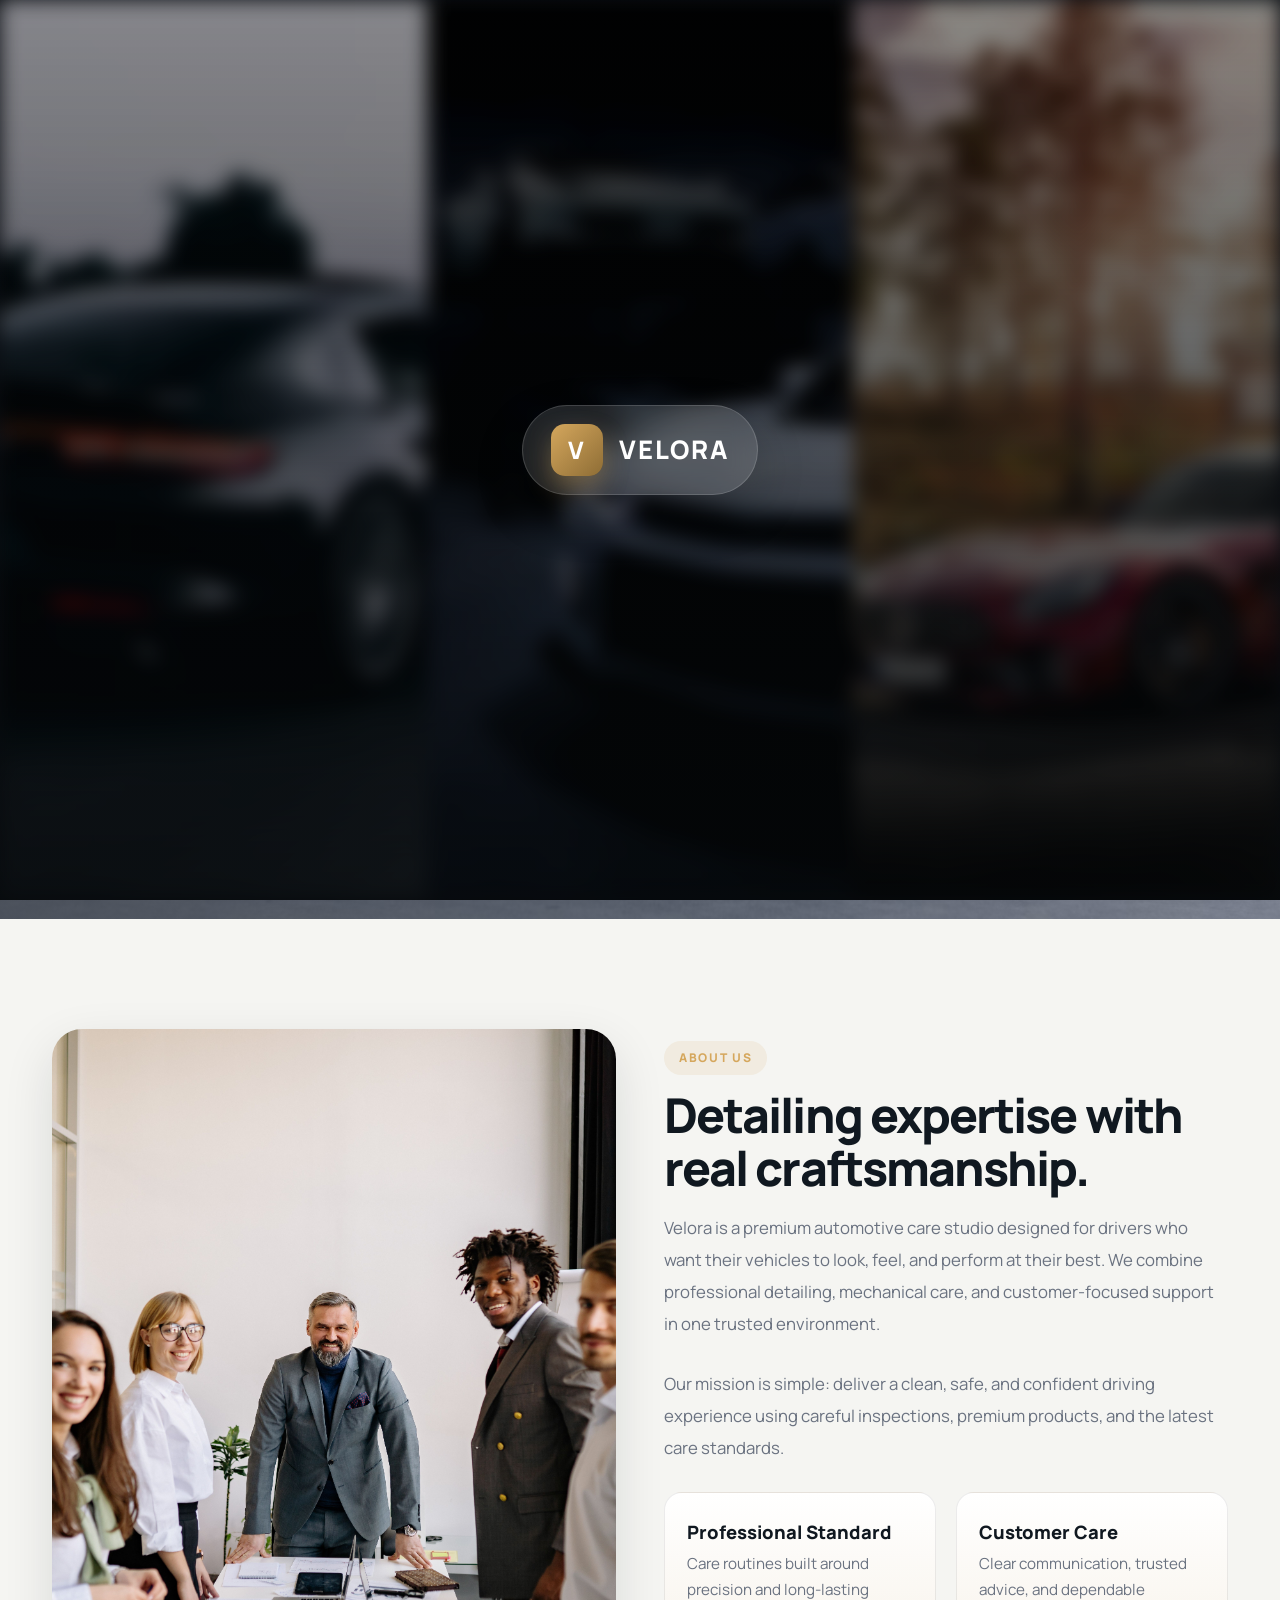
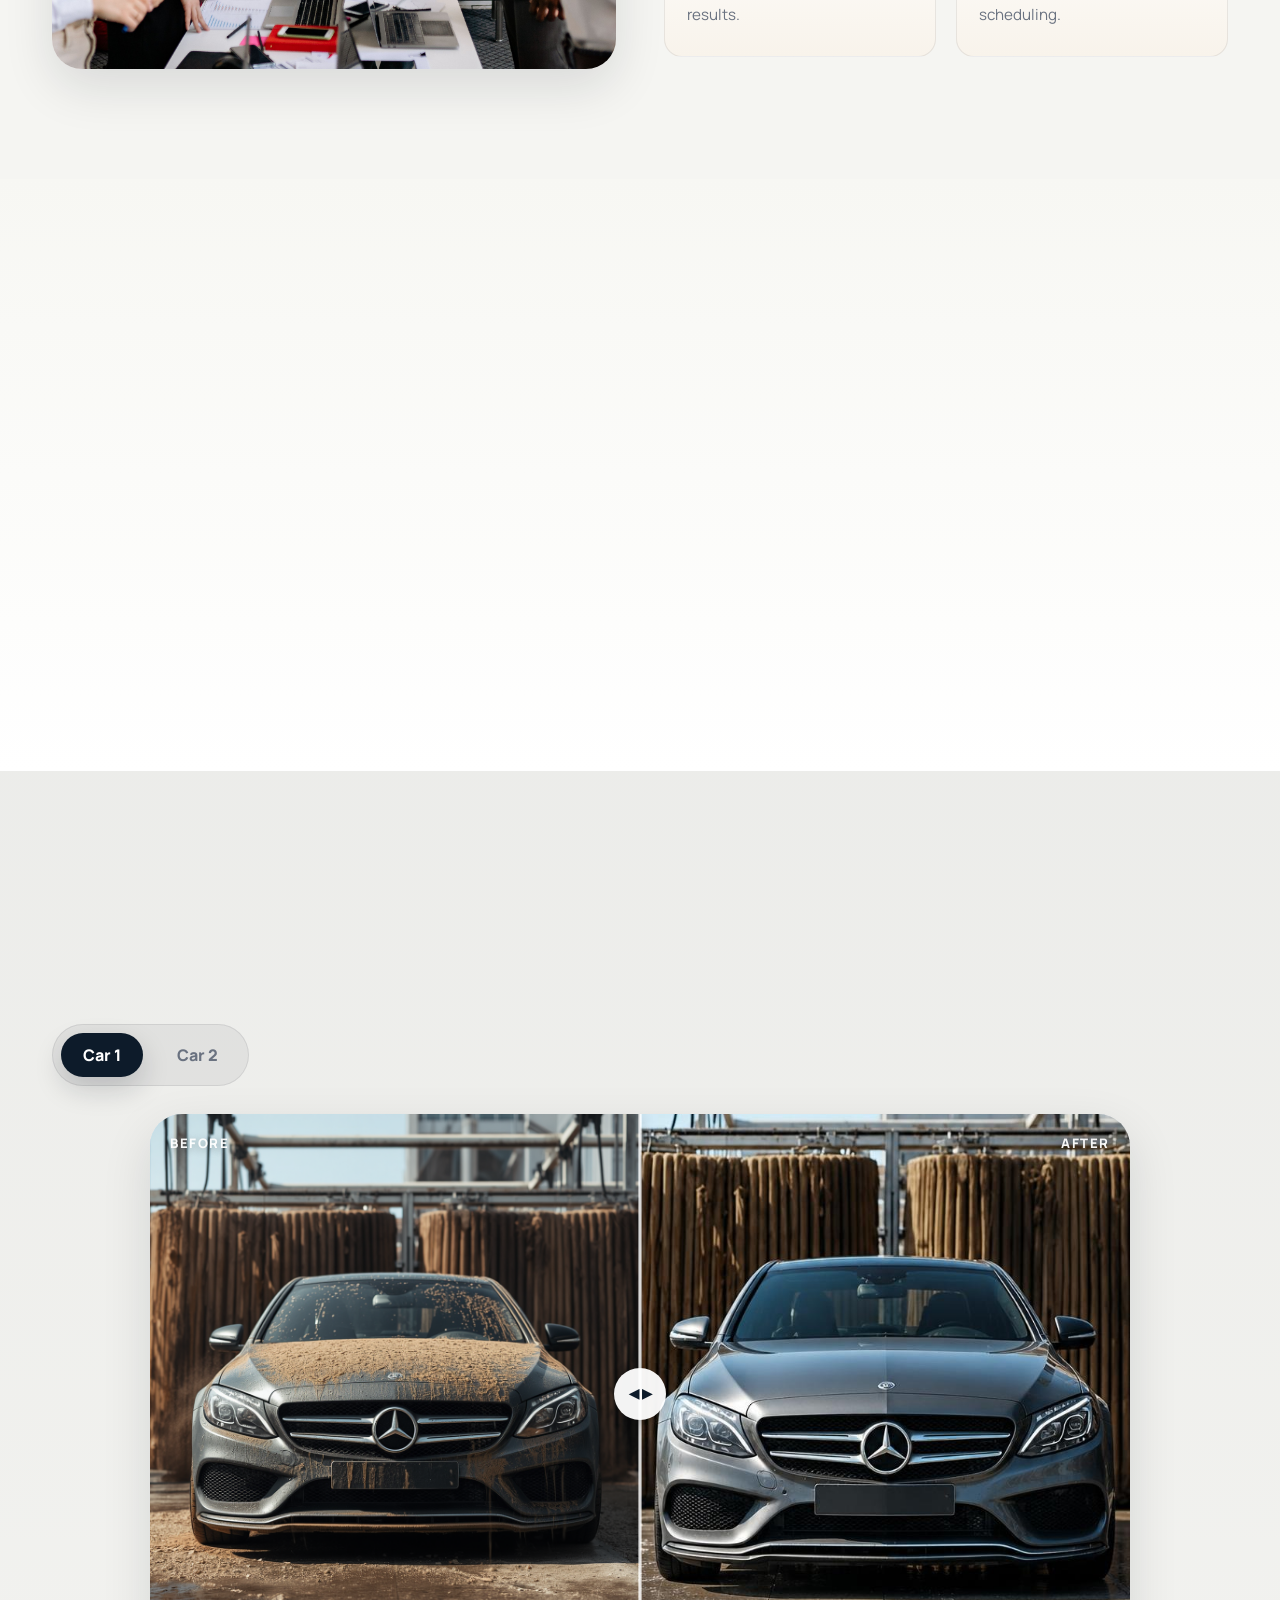
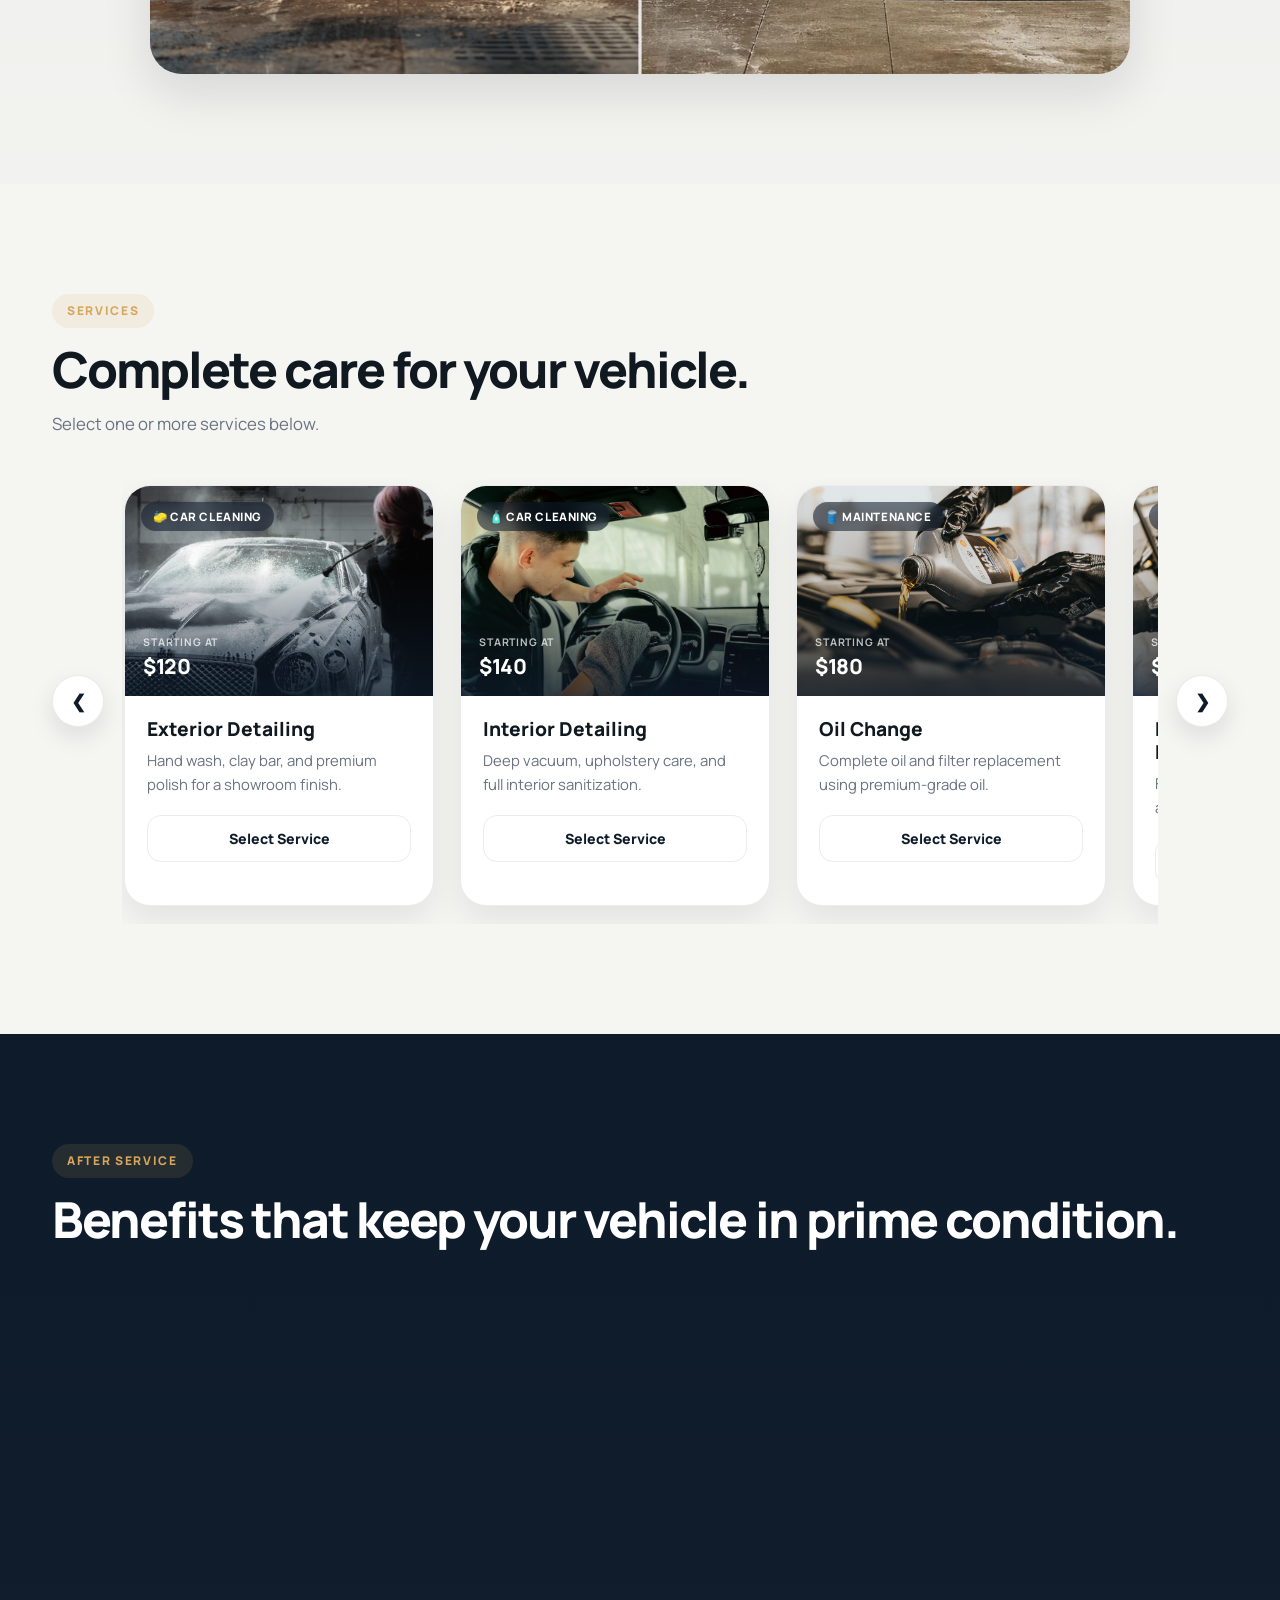
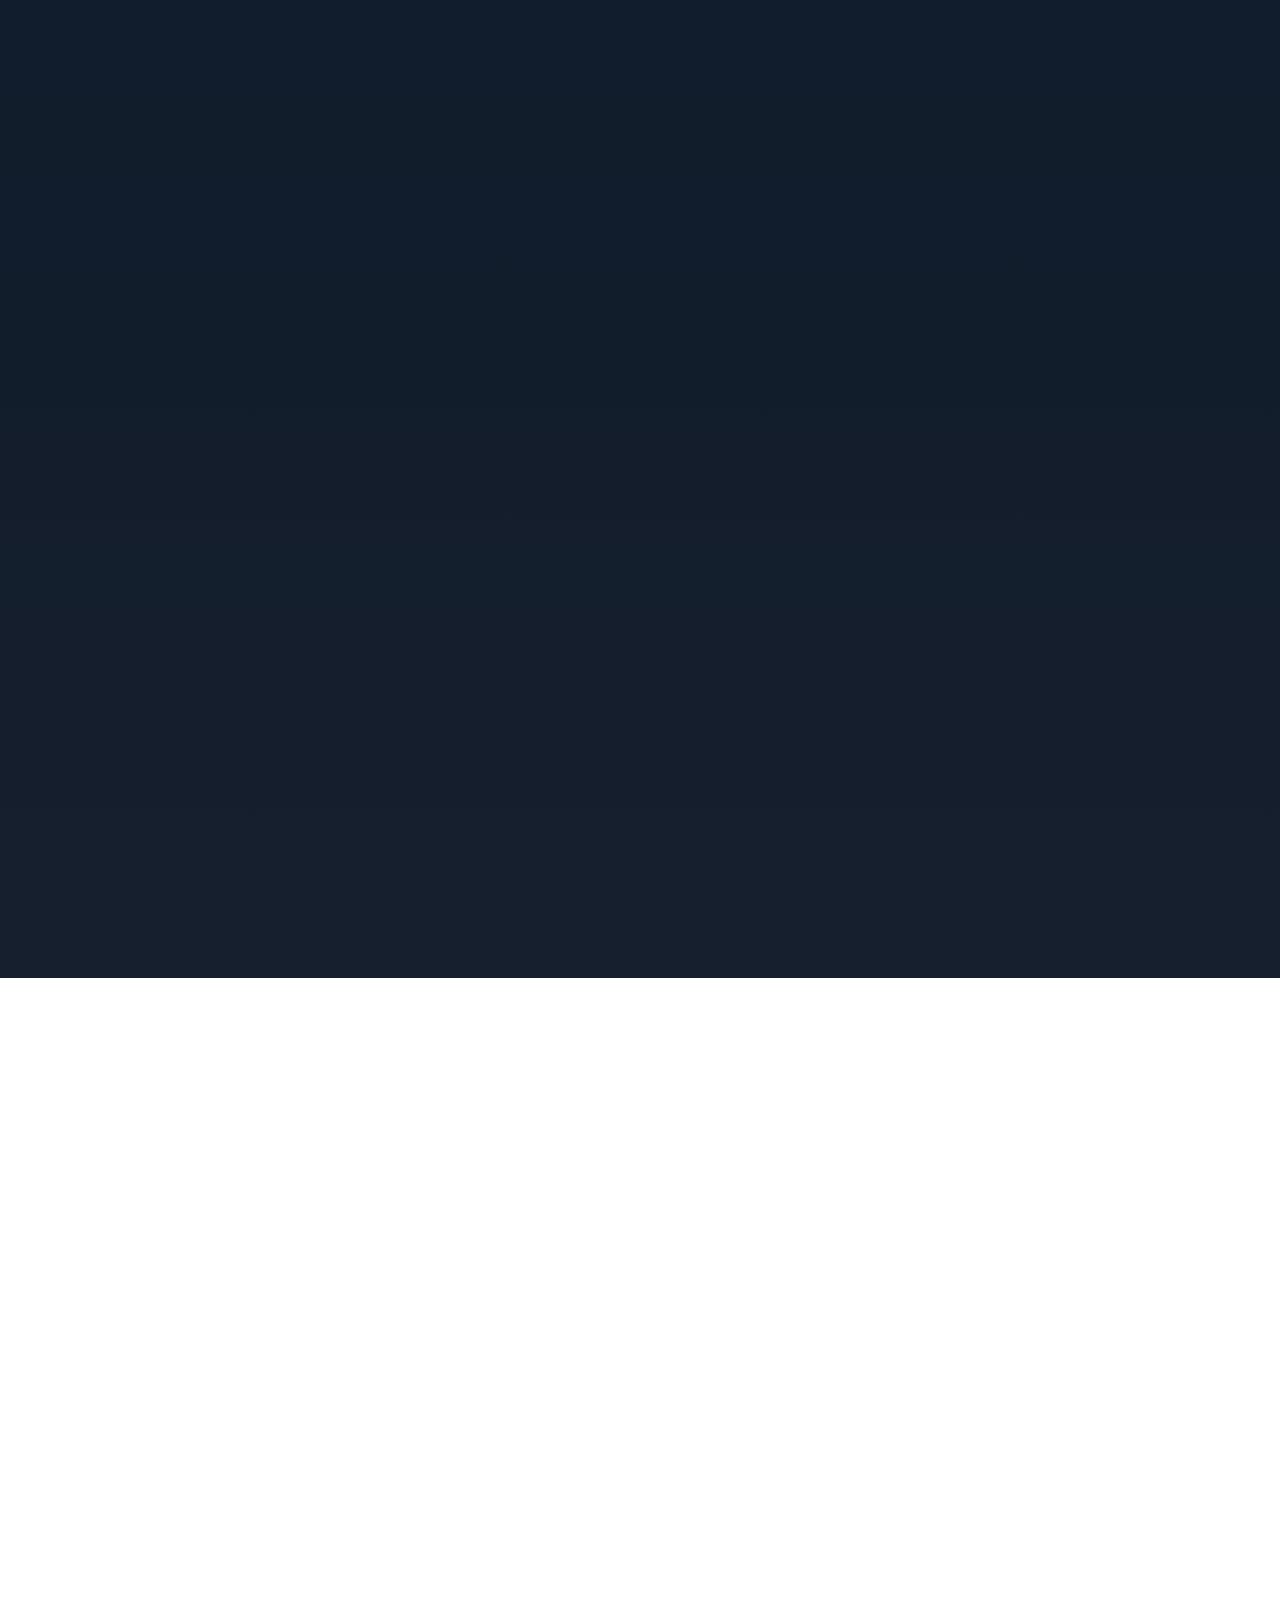
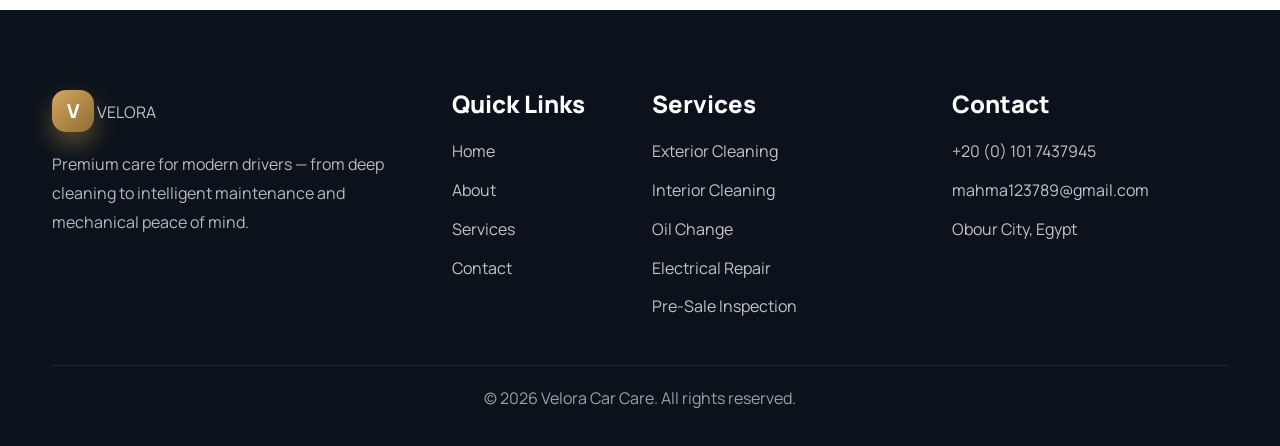
<file: index.html>
<!DOCTYPE html>
<html lang="en">
  <head>
    <meta charset="UTF-8" />
    <meta name="viewport" content="width=device-width, initial-scale=1.0" />
    <title>Velora Car Care</title>
    <meta
      name="description"
      content="Premium car wash and car care service with expert detailing, maintenance, inspection and booking."
    />
    <script>
      (function () {
        var lang = localStorage.getItem("site-lang") || "en";
        document.documentElement.setAttribute("lang", lang);
        document.documentElement.setAttribute("dir", lang === "ar" ? "rtl" : "ltr");
      })();
    </script>
    <link rel="preconnect" href="https://fonts.googleapis.com" />
    <link rel="preconnect" href="https://fonts.gstatic.com" crossorigin />
    <link
      href="https://fonts.googleapis.com/css2?family=Manrope:wght@400;500;600;700;800&family=Cairo:wght@400;500;600;700;800&display=swap"
      rel="stylesheet"
    />
    <link
      id="bootstrapCss"
      href="https://cdn.jsdelivr.net/npm/bootstrap@5.3.3/dist/css/bootstrap.min.css"
      rel="stylesheet"
    />
    <link rel="stylesheet" href="style/style.css" />
  </head>
  <body data-page="home">
    <div class="hook-screen" id="hookScreen">
      <div class="hook-backdrop">
        <div class="hook-grid">
          <div class="hook-car">
            <img
              src="image/1.avif"
              alt="Dirty car before wash"
            />
          </div>
          <div class="hook-car">
            <img
              src="image/2.avif"
              alt="Dirty car before wash"
            />
          </div>
          <div class="hook-car">
            <img
              src="image/3.avif"
              alt="Dirty car before wash"
            />
          </div>
        </div>
      </div>

      <div class="hook-overlay"></div>

      <div class="hook-logo-wrap">
        <div class="hook-logo">
          <span class="brand-mark">V</span>
          <span>VELORA</span>
        </div>
      </div>
    </div>

    <header class="topbar" id="topbar">
      <nav class="navbar navbar-expand-lg">
        <div class="container">
          <a class="navbar-brand brand" href="#home">
            <span class="brand-mark">V</span>
            <span>VELORA</span>
          </a>

          <button
            class="navbar-toggler"
            type="button"
            data-bs-toggle="collapse"
            data-bs-target="#mainNav"
          >
            <span class="navbar-toggler-icon"></span>
          </button>

          <div class="collapse navbar-collapse" id="mainNav">
            <ul class="navbar-nav ms-auto align-items-lg-center">
              <li class="nav-item"><a class="nav-link" href="#home" data-i18n="nav_home">Home</a></li>
              <li class="nav-item"><a class="nav-link" href="#about" data-i18n="nav_about">About</a></li>
              <li class="nav-item"><a class="nav-link" href="#kpi" data-i18n="nav_stats">Stats</a></li>
              <li class="nav-item"><a class="nav-link" href="#comparison" data-i18n="nav_comparison">Before & After</a></li>
              <li class="nav-item"><a class="nav-link" href="#services" data-i18n="nav_services">Services</a></li>
              <li class="nav-item"><a class="nav-link" href="#benefits" data-i18n="nav_benefits">Benefits</a></li>
              <li class="nav-item"><a class="nav-link" href="#reviews" data-i18n="nav_reviews">Reviews</a></li>
              <li class="nav-item"><a class="nav-link" href="contact.html" data-i18n="nav_contact">Contact</a></li>
              <li class="nav-item ms-lg-3">
                <button type="button" class="lang-toggle" aria-label="Change language">
                  <span class="lang-toggle-label">العربية</span>
                </button>
              </li>
              <li class="nav-item ms-lg-3">
                <a class="btn btn-primary" href="booking.html" data-i18n="nav_book">Book Now</a>
              </li>
            </ul>
          </div>
        </div>
      </nav>
    </header>

    <main>
      <section class="hero" id="home">
        <div class="hero-overlay"></div>
        <div class="container">
          <div class="row align-items-center">
            <div class="col-lg-8">
              <div class="hero-content reveal-left">
                <span class="eyebrow" data-i18n="hero_eyebrow">Premium Auto Care</span>
                <h1 data-i18n="hero_title">Luxury car care for every drive.</h1>
                <p data-i18n="hero_desc">
                  From deep cleaning and detailing to oil changes, electrical maintenance,
                  and pre-sale inspections, Velora brings showroom-level care to your vehicle.
                </p>
                <div class="hero-buttons">
                  <a href="#services" class="btn btn-primary" data-i18n="hero_btn_explore">Explore Services</a>
                  <a href="booking.html" class="btn btn-outline" data-i18n="hero_btn_book">Book a Service</a>
                </div>
              </div>
            </div>
          </div>
        </div>
      </section>

      <section id="about" class="about section-shell">
        <div class="container">
          <div class="row align-items-center g-5">
            <div class="col-lg-6">
              <div class="about-image reveal-up">
                <img
                  src="image/AboutUs.jpg"
                  alt="Professional car care team"
                />
              </div>
            </div>

            <div class="col-lg-6">
              <div class="about-content reveal-up">
                <span class="eyebrow" data-i18n="about_eyebrow">About Us</span>
                <h2 data-i18n="about_title">Detailing expertise with real craftsmanship.</h2>
                <p data-i18n="about_p1">
                  Velora is a premium automotive care studio designed for drivers who want
                  their vehicles to look, feel, and perform at their best. We combine
                  professional detailing, mechanical care, and customer-focused support in one
                  trusted environment.
                </p>
                <p data-i18n="about_p2">
                  Our mission is simple: deliver a clean, safe, and confident driving experience
                  using careful inspections, premium products, and the latest care standards.
                </p>

                <div class="about-highlights">
                  <div class="highlight-item">
                    <h4 data-i18n="about_h1_title">Professional Standard</h4>
                    <p data-i18n="about_h1_desc">Care routines built around precision and long-lasting results.</p>
                  </div>
                  <div class="highlight-item">
                    <h4 data-i18n="about_h2_title">Customer Care</h4>
                    <p data-i18n="about_h2_desc">Clear communication, trusted advice, and dependable scheduling.</p>
                  </div>
                </div>
              </div>
            </div>
          </div>
        </div>
      </section>

      <section id="kpi" class="kpi-section section-shell">
        <div class="container">
          <div class="section-heading reveal-up">
            <span class="eyebrow" data-i18n="kpi_eyebrow">Our Impact</span>
            <h2 data-i18n="kpi_title">Trusted by thousands of drivers.</h2>
          </div>

          <div class="row g-4">
            <div class="col-md-6 col-lg-3">
              <div class="kpi-card reveal-up">
                <div class="kpi-icon">🚗</div>
                <div class="kpi-number" data-target="8742">0</div>
                <div class="kpi-label" data-i18n="kpi_label_cars">Cars Serviced</div>
              </div>
            </div>

            <div class="col-md-6 col-lg-3">
              <div class="kpi-card reveal-up">
                <div class="kpi-icon">⭐</div>
                <div class="kpi-number" data-target="98">0</div>
                <div class="kpi-label" data-i18n="kpi_label_satisfaction">% Satisfaction</div>
              </div>
            </div>

            <div class="col-md-6 col-lg-3">
              <div class="kpi-card reveal-up">
                <div class="kpi-icon">✓</div>
                <div class="kpi-number" data-target="12500">0</div>
                <div class="kpi-label" data-i18n="kpi_label_services">Services Completed</div>
              </div>
            </div>

            <div class="col-md-6 col-lg-3">
              <div class="kpi-card reveal-up">
                <div class="kpi-icon">🏆</div>
                <div class="kpi-number" data-target="9">0</div>
                <div class="kpi-label" data-i18n="kpi_label_years">Years Experience</div>
              </div>
            </div>
          </div>
        </div>
      </section>

      <section id="comparison" class="comparison-section section-shell">
        <div class="container">
          <div class="section-heading reveal-up">
            <span class="eyebrow" data-i18n="comparison_eyebrow">Before & After</span>
            <h2 data-i18n="comparison_title">See the transformation.</h2>
          </div>

          <div class="car-selector reveal-up">
            <button class="car-btn active" data-car="car1" data-i18n="comparison_car1">Car 1</button>
            <button class="car-btn" data-car="car2" data-i18n="comparison_car2">Car 2</button>
          </div>

          <div class="comparison-wrapper reveal-up">
            <div class="comparison-container">
              <img class="comparison-before" src="" alt="Before cleaning" />
              <div class="comparison-after-wrapper" id="afterWrapper">
                <img class="comparison-after" src="" alt="After cleaning" />
              </div>
              <div class="comparison-divider" id="divider">
                <div class="divider-handle">
                  <span class="handle-arrows">◀ ▶</span>
                </div>
              </div>
              <span class="label-before" data-i18n="comparison_before">Before</span>
              <span class="label-after" data-i18n="comparison_after">After</span>
            </div>
          </div>
        </div>
      </section>

      <section id="services" class="services-section section-shell">
        <div class="container">
          <div class="section-heading reveal-up">
            <span class="eyebrow" data-i18n="services_eyebrow">Services</span>
            <h2 data-i18n="services_title">Complete care for your vehicle.</h2>
            <p data-i18n="services_desc">
              Select one or more services below.
            </p>
          </div>

          <div class="services-carousel-wrapper reveal-up">
            <button class="carousel-control left" id="carouselPrev" type="button" aria-label="Previous service">
              ❮
            </button>

            <div class="services-carousel-viewport">
              <div class="services-carousel" id="servicesCarousel"></div>
            </div>

            <button class="carousel-control right" id="carouselNext" type="button" aria-label="Next service">
              ❯
            </button>
          </div>
        </div>
      </section>

      <section id="benefits" class="benefits-section section-shell">
        <div class="container">
          <div class="section-heading reveal-up">
            <span class="eyebrow" data-i18n="benefits_eyebrow">After Service</span>
            <h2 data-i18n="benefits_title">Benefits that keep your vehicle in prime condition.</h2>
          </div>

          <div class="benefit-row reveal-up">
            <div class="benefit-image">
              <img
                src="image/storge.jpg"
                alt="Vehicle data storage"
              />
            </div>
            <div class="benefit-content">
              <h3 data-i18n="benefit1_title">Vehicle Data Storage</h3>
              <p data-i18n="benefit1_desc">
                Your complete vehicle history is securely stored in our system. We maintain
                detailed records of every service, repair, and maintenance performed on your car.
                This makes it easy to track your vehicle's health and access past information
                whenever you need it.
              </p>
            </div>
          </div>

          <div class="benefit-row alt reveal-up">
            <div class="benefit-content">
              <h3 data-i18n="benefit2_title">Maintenance Reminders</h3>
              <p data-i18n="benefit2_desc">
                We keep you informed about your vehicle's maintenance schedule. Our team sends
                timely reminders about upcoming services, oil changes, inspections, and warranty
                dates. Never miss an important maintenance deadline again.
              </p>
            </div>
            <div class="benefit-image">
              <img
                src="image/customer.jpg"
                alt="Maintenance reminders"
              />
            </div>
          </div>

          <div class="benefit-row reveal-up">
            <div class="benefit-image">
              <img
                src="image/discount.jpg"
                alt="Future discounts and rewards"
              />
            </div>
            <div class="benefit-content">
              <h3 data-i18n="benefit3_title">Future Discounts</h3>
              <p data-i18n="benefit3_desc">
                Loyalty matters at Velora. Every service you book earns you rewards and exclusive
                discounts on future visits. Our valued customers enjoy special pricing, priority
                scheduling, and access to premium services at reduced rates.
              </p>
            </div>
          </div>
        </div>
      </section>

      <section class="reviews-section section-shell" id="reviews">
        <div class="container">
          <div class="section-heading reveal-up">
            <span class="eyebrow" data-i18n="reviews_eyebrow">Customer Reviews</span>
            <h2 data-i18n="reviews_title">Trusted by drivers who care about their vehicles.</h2>
          </div>

          <div class="reviews-slider reveal-up" id="reviewsSlider" tabindex="0" aria-label="Customer reviews">
            <button class="reviews-arrow reviews-prev" type="button" aria-label="Previous review" data-i18n-aria="reviews_prev">‹</button>
            <div class="reviews-viewport">
              <div class="reviews-track" id="reviewsTrack"></div>
            </div>
            <button class="reviews-arrow reviews-next" type="button" aria-label="Next review" data-i18n-aria="reviews_next">›</button>
            <div class="reviews-dots" id="reviewsDots" aria-hidden="false"></div>
          </div>
        </div>
      </section>
    </main>

    <footer class="footer">
      <div class="container">
        <div class="row g-4">
          <div class="col-lg-4">
            <div class="footer-brand">
              <a class="brand" href="#home">
                <span class="brand-mark">V</span>
                <span>VELORA</span>
              </a>
              <p data-i18n="footer_desc">
                Premium care for modern drivers — from deep cleaning to intelligent maintenance
                and mechanical peace of mind.
              </p>
            </div>
          </div>

          <div class="col-lg-2">
            <h4 data-i18n="footer_quicklinks">Quick Links</h4>
            <ul>
              <li><a href="#home" data-i18n="nav_home">Home</a></li>
              <li><a href="#about" data-i18n="nav_about">About</a></li>
              <li><a href="#services" data-i18n="nav_services">Services</a></li>
              <li><a href="contact.html" data-i18n="nav_contact">Contact</a></li>
            </ul>
          </div>

          <div class="col-lg-3">
            <h4 data-i18n="footer_services_heading">Services</h4>
            <ul>
              <li data-i18n="footer_service1">Exterior Cleaning</li>
              <li data-i18n="footer_service2">Interior Cleaning</li>
              <li data-i18n="footer_service3">Oil Change</li>
              <li data-i18n="footer_service4">Electrical Repair</li>
              <li data-i18n="footer_service5">Pre-Sale Inspection</li>
            </ul>
          </div>

          <div class="col-lg-3">
            <h4 data-i18n="footer_contact_heading">Contact</h4>
            <ul>
              <li><a href="tel:+201017437945">+20 (0) 101 7437945</a></li>
              <li><a href="mailto:mahma123789@gmail.com">mahma123789@gmail.com</a></li>
              <li data-i18n="footer_address">Obour City, Egypt</li>
            </ul>
          </div>
        </div>

        <div class="footer-bottom">
          <p data-i18n="footer_copyright">© 2026 Velora Car Care. All rights reserved.</p>
        </div>
      </div>
    </footer>

    <aside class="booking-dock" id="bookingPanel" aria-live="polite">
      <div class="booking-dock-inner">
        <div class="booking-dock-header">
          <div class="booking-dock-title">
            <span class="booking-dock-icon">🧾</span>
            <div>
              <h3 data-i18n="booking_dock_title">Your Booking</h3>
              <p id="bookingDockSubtitle" data-i18n="booking_dock_subtitle_zero">0 services selected</p>
            </div>
          </div>
          <button class="booking-dock-collapse" id="bookingDockCollapse" type="button" aria-label="Collapse booking summary">
            ▾
          </button>
        </div>

        <div class="booking-dock-list" id="cartItems"></div>

        <div class="booking-dock-footer">
          <div class="booking-dock-total">
            <span data-i18n="booking_dock_total">Total</span>
            <strong id="cartTotal">$0</strong>
          </div>
          <button class="btn-book-now" id="proceedBooking" type="button" data-i18n="booking_dock_book_now">Book Now</button>
          <div class="alert-box" id="alertBox" data-i18n="booking_dock_alert">
            Please select at least one service before booking.
          </div>
        </div>
      </div>
    </aside>

    <script src="https://cdn.jsdelivr.net/npm/bootstrap@5.3.3/dist/js/bootstrap.bundle.min.js"></script>
    <script src="js/i18n.js"></script>
    <script src="js/script.js"></script>
  </body>
</html>
</file>
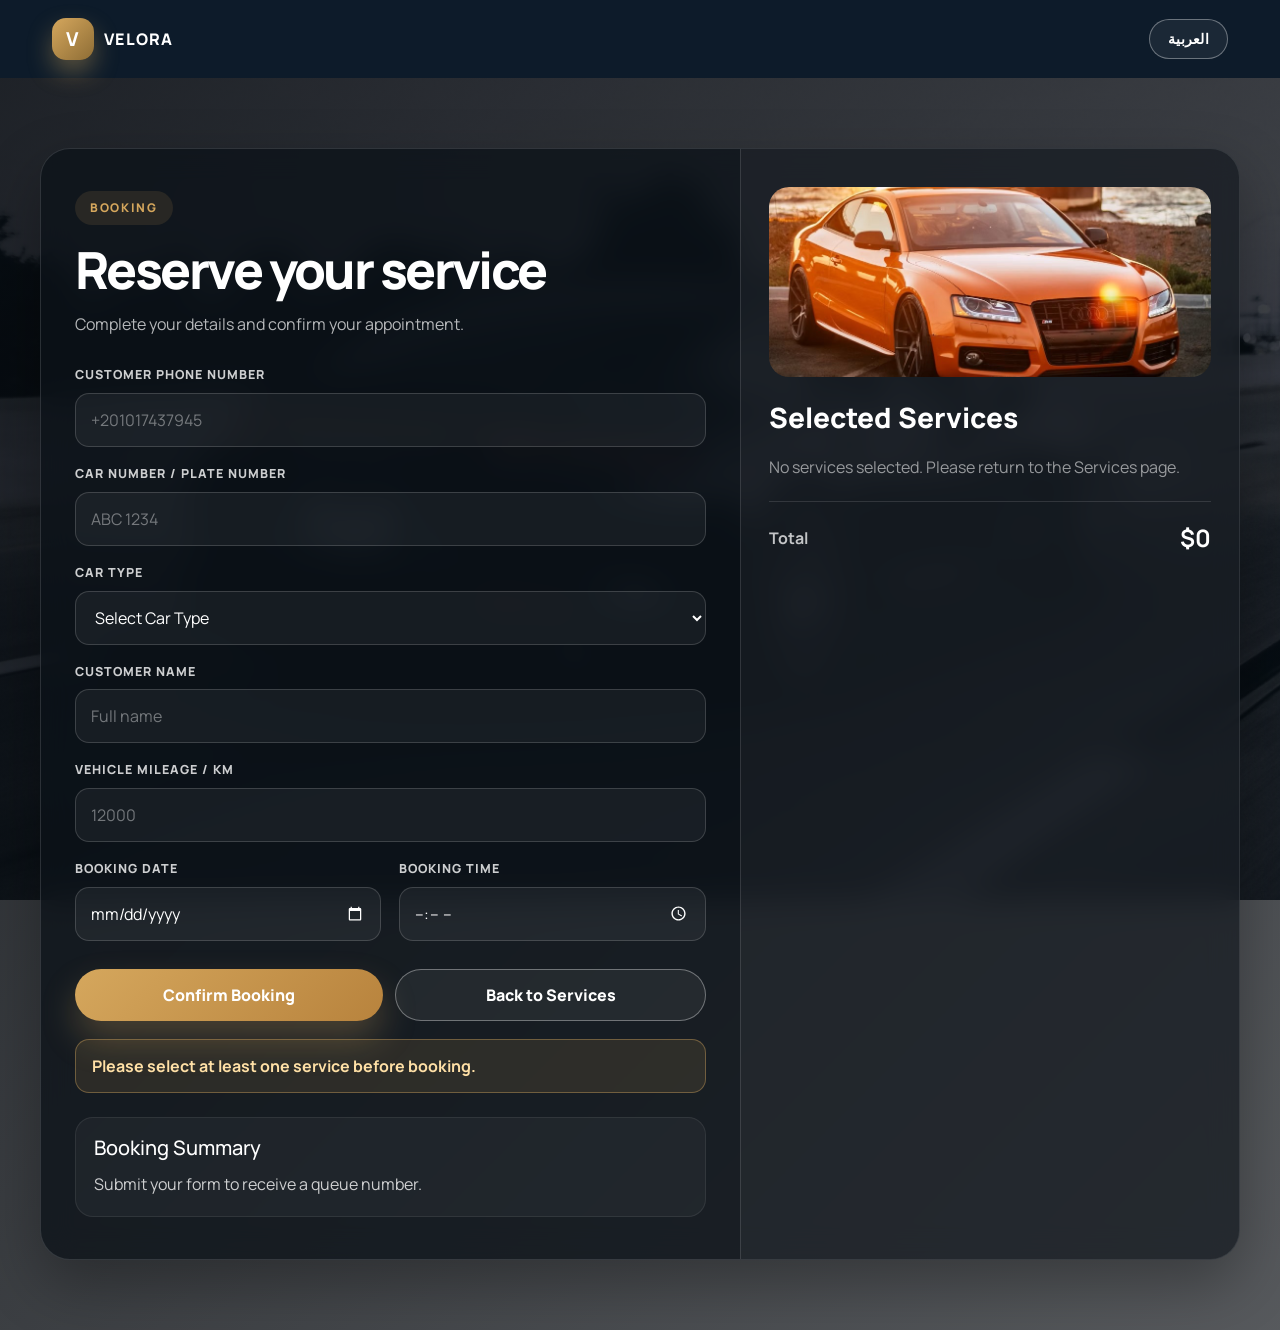
<file: booking.html>
<!DOCTYPE html>
<html lang="en">
  <head>
    <meta charset="UTF-8" />
    <meta name="viewport" content="width=device-width, initial-scale=1.0" />
    <title>Book a Service | Velora</title>
    <script>
      (function () {
        var lang = localStorage.getItem("site-lang") || "en";
        document.documentElement.setAttribute("lang", lang);
        document.documentElement.setAttribute("dir", lang === "ar" ? "rtl" : "ltr");
      })();
    </script>
    <link rel="preconnect" href="https://fonts.googleapis.com" />
    <link rel="preconnect" href="https://fonts.gstatic.com" crossorigin />
    <link
      href="https://fonts.googleapis.com/css2?family=Manrope:wght@400;500;600;700;800&family=Cairo:wght@400;500;600;700;800&display=swap"
      rel="stylesheet"
    />
    <link
      id="bootstrapCss"
      href="https://cdn.jsdelivr.net/npm/bootstrap@5.3.3/dist/css/bootstrap.min.css"
      rel="stylesheet"
    />
    <link rel="stylesheet" href="style/style.css" />
  </head>
  <body data-page="booking">
    <header class="booking-topbar">
      <div class="container booking-topbar-inner">
        <a class="brand" href="index.html">
          <span class="brand-mark">V</span>
          <span>VELORA</span>
        </a>
        <button type="button" class="lang-toggle" aria-label="Change language">
          <span class="lang-toggle-label">العربية</span>
        </button>
      </div>
    </header>

    <main class="booking-page">
      <div class="container">
        <div class="booking-shell row">
          <div class="col-lg-7 booking-panel">
            <div class="booking-header">
              <span class="eyebrow" data-i18n="booking_eyebrow">Booking</span>
              <h1 data-i18n="booking_title">Reserve your service</h1>
              <p data-i18n="booking_desc">Complete your details and confirm your appointment.</p>
            </div>

            <form class="booking-form" id="bookingForm">
              <div class="form-field">
                <label for="phone" data-i18n="label_phone">Customer Phone Number</label>
                <input id="phone" name="phone" type="tel" placeholder="+201017437945" required />
              </div>

              <div class="form-field">
                <label for="plate" data-i18n="label_plate">Car Number / Plate Number</label>
                <input id="plate" name="plate" type="text" placeholder="ABC 1234" required />
              </div>

              <div class="form-field">
                <label for="carType" data-i18n="label_cartype">Car Type</label>
                <select id="carType" name="carType" required>
                  <option value="" data-i18n="option_select_cartype">Select Car Type</option>
                  <option value="Sedan" data-i18n="option_sedan">Sedan</option>
                  <option value="SUV" data-i18n="option_suv">SUV</option>
                  <option value="Sports Car" data-i18n="option_sports">Sports Car</option>
                  <option value="Luxury" data-i18n="option_luxury">Luxury</option>
                  <option value="Truck" data-i18n="option_truck">Truck</option>
                  <option value="Other" data-i18n="option_other">Other</option>
                </select>
              </div>

              <div class="form-field">
                <label for="name" data-i18n="label_name">Customer Name</label>
                <input id="name" name="name" type="text" placeholder="Full name" required />
              </div>

              <div class="form-field">
                <label for="mileage" data-i18n="label_mileage">Vehicle Mileage / KM</label>
                <input id="mileage" name="mileage" type="number" placeholder="12000" required />
              </div>

              <div class="form-row">
                <div class="form-field">
                  <label for="bookingDate" data-i18n="label_date">Booking Date</label>
                  <input id="bookingDate" name="bookingDate" type="date" required />
                </div>

                <div class="form-field">
                  <label for="bookingTime" data-i18n="label_time">Booking Time</label>
                  <input id="bookingTime" name="bookingTime" type="time" required />
                </div>
              </div>

              <div class="booking-actions">
                <button type="submit" class="btn btn-primary" data-i18n="btn_confirm">Confirm Booking</button>
                <button type="button" class="btn btn-outline" id="backToServices" data-i18n="btn_back">Back to Services</button>
              </div>
            </form>

            <div class="booking-message" id="bookingMessage" role="alert"></div>
            <div class="existing-customer-notice" id="existingCustomerNotice" role="alert"></div>
            <div class="success-box" id="successSummary">
              <h3 data-i18n="booking_summary_title">Booking Summary</h3>
              <p data-i18n="booking_summary_desc">Submit your form to receive a queue number.</p>
            </div>
          </div>

          <div class="col-lg-5 booking-summary">
            <img
              class="booking-summary-image"
              src="image/book2.jpg"
              alt="Professional car detailing"
            />
            <h3 data-i18n="selected_services_title">Selected Services</h3>
            <div class="service-list" id="selectedServicesList"></div>
            <div class="summary-total">
              <span data-i18n="summary_total">Total</span>
              <strong id="bookingTotal">$0</strong>
            </div>
          </div>
        </div>
      </div>

      <div class="booking-modal" id="successModal">
        <div class="modal-backdrop"></div>
        <div class="modal-content">
          <div class="modal-body">
            <div class="success-icon">✓</div>
            <h2 data-i18n="modal_success_title">Your booking has been registered successfully.</h2>
            <p id="modalMessage" data-i18n="modal_queue_label">Your queue number is:</p>
            <div class="modal-details" id="modalDetails"></div>
            <button class="btn btn-primary" id="modalCloseBtn" data-i18n="modal_go_home">Go to Home</button>
          </div>
        </div>
      </div>

      <div class="booking-modal error" id="existingModal">
        <div class="modal-backdrop"></div>
        <div class="modal-content">
          <div class="modal-body">
            <div class="warning-icon">⚠</div>
            <h2 data-i18n="modal_error_title">Customer Already Registered</h2>
            <p id="existingMessage" data-i18n="modal_error_desc">Your data is already registered. Please review your information.</p>
            <button class="btn btn-primary" id="existingCloseBtn" data-i18n="modal_review_btn">Review Information</button>
          </div>
        </div>
      </div>
    </main>

    <script src="https://cdn.jsdelivr.net/npm/bootstrap@5.3.3/dist/js/bootstrap.bundle.min.js"></script>
    <script src="js/i18n.js"></script>
    <script src="js/book.js"></script>
  </body>
</html>
</file>
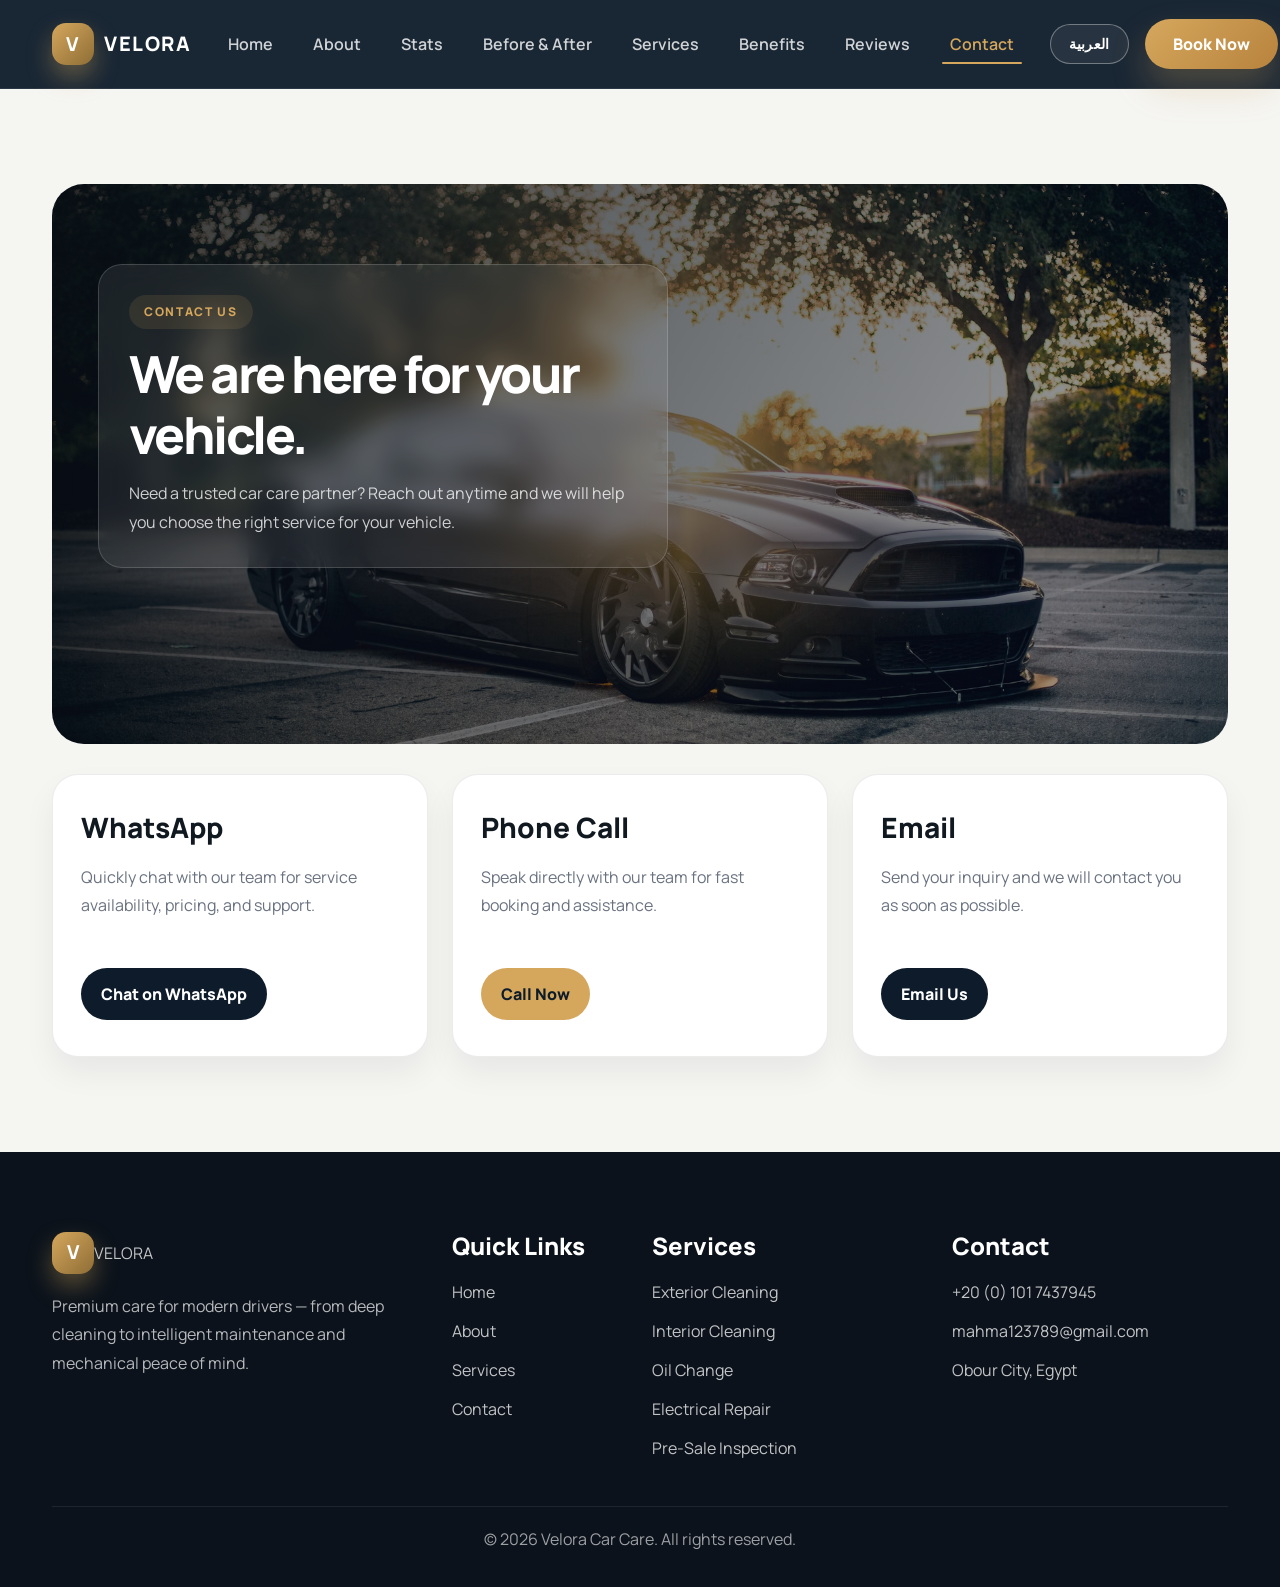
<file: contact.html>
<!DOCTYPE html>
<html lang="en">
  <head>
    <meta charset="UTF-8" />
    <meta name="viewport" content="width=device-width, initial-scale=1.0" />
    <title>Contact Us | Velora Car Care</title>
    <meta name="description" content="Contact Velora Car Care for premium car wash, detailing, maintenance and inspection services." />
    <script>
      (function () {
        var lang = localStorage.getItem("site-lang") || "en";
        document.documentElement.setAttribute("lang", lang);
        document.documentElement.setAttribute("dir", lang === "ar" ? "rtl" : "ltr");
      })();
    </script>
    <link rel="preconnect" href="https://fonts.googleapis.com" />
    <link rel="preconnect" href="https://fonts.gstatic.com" crossorigin />
    <link href="https://fonts.googleapis.com/css2?family=Manrope:wght@400;500;600;700;800&family=Cairo:wght@400;500;600;700;800&display=swap" rel="stylesheet" />
    <link id="bootstrapCss" href="https://cdn.jsdelivr.net/npm/bootstrap@5.3.3/dist/css/bootstrap.min.css" rel="stylesheet" />
    <link rel="stylesheet" href="style/style.css" />
  </head>
  <body data-page="contact">
    <header class="topbar contact-topbar" id="topbar">
      <nav class="navbar navbar-expand-lg">
        <div class="container">
          <a class="navbar-brand brand" href="index.html#home" aria-label="Velora home"><span class="brand-mark">V</span><span>VELORA</span></a>
          <button class="navbar-toggler" type="button" data-bs-toggle="collapse" data-bs-target="#mainNav" aria-controls="mainNav" aria-expanded="false" aria-label="Toggle navigation"><span class="navbar-toggler-icon"></span></button>
          <div class="collapse navbar-collapse" id="mainNav">
            <ul class="navbar-nav ms-auto align-items-lg-center">
              <li class="nav-item"><a class="nav-link" href="index.html#home" data-i18n="nav_home">Home</a></li>
              <li class="nav-item"><a class="nav-link" href="index.html#about" data-i18n="nav_about">About</a></li>
              <li class="nav-item"><a class="nav-link" href="index.html#kpi" data-i18n="nav_stats">Stats</a></li>
              <li class="nav-item"><a class="nav-link" href="index.html#comparison" data-i18n="nav_comparison">Before &amp; After</a></li>
              <li class="nav-item"><a class="nav-link" href="index.html#services" data-i18n="nav_services">Services</a></li>
              <li class="nav-item"><a class="nav-link" href="index.html#benefits" data-i18n="nav_benefits">Benefits</a></li>
              <li class="nav-item"><a class="nav-link" href="index.html#reviews" data-i18n="nav_reviews">Reviews</a></li>
              <li class="nav-item"><a class="nav-link active" href="contact.html" data-i18n="nav_contact" aria-current="page">Contact</a></li>
              <li class="nav-item ms-lg-3"><button type="button" class="lang-toggle" aria-label="Change language"><span class="lang-toggle-label">العربية</span></button></li>
              <li class="nav-item ms-lg-3"><a class="btn btn-primary" href="booking.html" data-i18n="nav_book">Book Now</a></li>
            </ul>
          </div>
        </div>
      </nav>
    </header>

    <main class="contact-page">
      <div class="container">
        <section class="contact-hero" aria-labelledby="contactTitle">
          <div class="contact-hero-content">
            <div class="contact-panel">
              <span class="eyebrow" data-i18n="contact_eyebrow">Contact Us</span>
              <h1 id="contactTitle" data-i18n="contact_title">We are here for your vehicle.</h1>
              <p data-i18n="contact_desc">Need a trusted car care partner? Reach out anytime and we will help you choose the right service for your vehicle.</p>
            </div>
          </div>
        </section>

        <section class="contact-wrap" aria-label="Contact options">
          <div class="row g-4">
            <div class="col-md-4"><article class="contact-card"><h3 data-i18n="contact_card1_title">WhatsApp</h3><p data-i18n="contact_card1_desc">Quickly chat with our team for service availability, pricing, and support.</p><a class="contact-link" href="https://wa.me/201017437945" target="_blank" rel="noopener" data-i18n="contact_card1_link">Chat on WhatsApp</a></article></div>
            <div class="col-md-4"><article class="contact-card"><h3 data-i18n="contact_card2_title">Phone Call</h3><p data-i18n="contact_card2_desc">Speak directly with our team for fast booking and assistance.</p><a class="contact-link alt" href="tel:+201017437945" data-i18n="contact_card2_link">Call Now</a></article></div>
            <div class="col-md-4"><article class="contact-card"><h3 data-i18n="contact_card3_title">Email</h3><p data-i18n="contact_card3_desc">Send your inquiry and we will contact you as soon as possible.</p><a class="contact-link" href="mailto:mahma123789@gmail.com" data-i18n="contact_card3_link">Email Us</a></article></div>
          </div>
        </section>
      </div>
    </main>

    <footer class="footer">
      <div class="container">
        <div class="row g-4">
          <div class="col-lg-4"><div class="footer-brand"><a class="brand" href="index.html#home"><span class="brand-mark">V</span><span>VELORA</span></a><p data-i18n="footer_desc">Premium care for modern drivers — from deep cleaning to intelligent maintenance and mechanical peace of mind.</p></div></div>
          <div class="col-lg-2"><h4 data-i18n="footer_quicklinks">Quick Links</h4><ul><li><a href="index.html#home" data-i18n="nav_home">Home</a></li><li><a href="index.html#about" data-i18n="nav_about">About</a></li><li><a href="index.html#services" data-i18n="nav_services">Services</a></li><li><a href="contact.html" data-i18n="nav_contact">Contact</a></li></ul></div>
          <div class="col-lg-3"><h4 data-i18n="footer_services_heading">Services</h4><ul><li data-i18n="footer_service1">Exterior Cleaning</li><li data-i18n="footer_service2">Interior Cleaning</li><li data-i18n="footer_service3">Oil Change</li><li data-i18n="footer_service4">Electrical Repair</li><li data-i18n="footer_service5">Pre-Sale Inspection</li></ul></div>
          <div class="col-lg-3"><h4 data-i18n="footer_contact_heading">Contact</h4><ul><li><a href="tel:+201017437945">+20 (0) 101 7437945</a></li><li><a href="mailto:mahma123789@gmail.com">mahma123789@gmail.com</a></li><li data-i18n="footer_address">Obour City, Egypt</li></ul></div>
        </div>
        <div class="footer-bottom"><p data-i18n="footer_copyright">© 2026 Velora Car Care. All rights reserved.</p></div>
      </div>
    </footer>

    <script src="https://cdn.jsdelivr.net/npm/bootstrap@5.3.3/dist/js/bootstrap.bundle.min.js"></script>
    <script src="js/i18n.js"></script>
  </body>
</html>
</file>
<file: style/style.css>
:root {
  --primary: #0d1b2a;
  --primary-soft: #1a2b3f;
  --secondary: #d5a75d;
  --secondary-soft: #f2d7a1;
  --bg: #f5f5f2;
  --card: #ffffff;
  --muted: #6a7280;
  --deep: #101820;
  --text: #1c1f24;
  --line: rgba(16, 24, 32, 0.08);
  --shadow: 0 18px 50px rgba(16, 24, 32, 0.12);
  --overlay: rgba(12, 18, 25, 0.7);
  --radius: 24px;
  --radius-sm: 18px;
}

* {
  box-sizing: border-box;
}

html {
  scroll-behavior: smooth;
  scrollbar-width: none;
}

html::-webkit-scrollbar {
  display: none;
  width: 0;
  height: 0;
}

body {
  scrollbar-width: none;
}

body::-webkit-scrollbar {
  display: none;
  width: 0;
  height: 0;
}

body {
  margin: 0;
  font-family: "Manrope", sans-serif;
  background: var(--bg);
  color: var(--text);
}

img {
  max-width: 100%;
  display: block;
}

a {
  text-decoration: none;
  color: inherit;
}

button,
input,
select {
  font: inherit;
}

.section-shell {
  padding: 110px 0;
}

.container {
  max-width: 1200px;
}

.eyebrow {
  display: inline-block;
  margin-bottom: 14px;
  padding: 8px 15px;
  border-radius: 999px;
  background: rgba(213, 167, 93, 0.12);
  color: var(--secondary);
  font-size: 12px;
  font-weight: 800;
  letter-spacing: 0.14em;
  text-transform: uppercase;
}

.section-heading {
  margin-bottom: 40px;
}

.section-heading h2 {
  margin: 0;
  font-size: clamp(2.2rem, 4vw, 3.1rem);
  line-height: 1.1;
  font-weight: 800;
  letter-spacing: -0.04em;
  color: var(--deep);
}

.topbar {
  position: sticky;
  top: 0;
  z-index: 100;
  padding: 18px 0;
  background: rgba(255, 255, 255, 0.08);
  backdrop-filter: blur(18px);
  border-bottom: 1px solid rgba(255, 255, 255, 0.08);
  animation: topbarReveal 0.8s ease forwards;
  opacity: 0;
}

/* On the homepage, the intro hook controls the reveal order instead of the default fade-in */
body[data-page="home"] .topbar {
  animation: none;
  opacity: 0;
}

body[data-page="home"].site-ready .topbar {
  animation: topbarReveal 0.8s ease forwards;
}

@keyframes topbarReveal {
  0% {
    opacity: 0;
    transform: translateY(-20px);
  }
  100% {
    opacity: 1;
    transform: translateY(0);
  }
}

.navbar {
  padding: 0;
}

.navbar-brand {
  display: inline-flex;
  align-items: center;
  gap: 10px;
  font-weight: 800;
  color: #fff;
  letter-spacing: 0.08em;
}

.brand-mark {
  display: inline-flex;
  align-items: center;
  justify-content: center;
  width: 42px;
  height: 42px;
  border-radius: 14px;
  background: linear-gradient(135deg, var(--secondary), #8e6d35);
  color: #fff;
  font-size: 1.2rem;
  font-weight: 900;
  box-shadow: 0 12px 25px rgba(213, 167, 93, 0.38);
}

.navbar-toggler {
  border-color: rgba(255, 255, 255, 0.4);
}

.navbar-toggler-icon {
  filter: invert(1);
}

.navbar-nav .nav-link {
  color: rgba(255, 255, 255, 0.8);
  font-weight: 600;
  margin: 0 12px;
  position: relative;
  transition: 0.35s ease;
  padding-bottom: 8px;
  white-space: nowrap
}

.navbar-nav .nav-link:hover {
  color: var(--secondary);
  text-shadow: 0 0 12px rgba(213, 167, 93, 0.65);
  transform: translateY(-2px);
}

.navbar-nav .nav-link.active {
  color: var(--secondary);
}

.navbar-nav .nav-link.active::after {
  content: "";
  position: absolute;
  left: 0;
  right: 0;
  bottom: 0;
  height: 2px;
  background: var(--secondary);
  border-radius: 2px;
}

.btn {
  border-radius: 999px;
  padding: 13px 28px;
  font-weight: 800;
  transition: 0.3s ease;
}

.btn-primary {
  background: linear-gradient(135deg, var(--secondary), #b8833d);
  border: none;
  box-shadow: 0 18px 35px rgba(213, 167, 93, 0.28);
  color: white;
  white-space: nowrap
}

.btn-primary:hover {
  transform: translateY(-2px);
  background: linear-gradient(135deg, #b8833d, var(--secondary));
  color: white;
}

.btn-outline {
  background: rgba(255, 255, 255, 0.06);
  color: #fff;
  border: 1px solid rgba(255, 255, 255, 0.35);
}

.btn-outline:hover {
  background: rgba(255, 255, 255, 0.12);
  color: #fff;
}

/* Hero */
.hero {
  min-height: 830px;
  position: relative;
  display: flex;
  align-items: center;
  background:
    linear-gradient(105deg, rgba(11, 17, 24, 0.72), rgba(11, 17, 24, 0.36)),
    url("../image/hero.avif")
      center/cover no-repeat;
  overflow: hidden;
}

.hero::before {
  content: "";
  position: absolute;
  inset: 0;
  background: linear-gradient(90deg, rgba(10, 15, 20, 0.88), rgba(10, 15, 20, 0.18));
  opacity: 0;
  animation: heroImageReveal 0.9s ease 0.3s forwards;
}

/* Sequenced with the navbar/text/buttons reveal that starts once the intro hook finishes */
body[data-page="home"] .hero::before {
  animation: none;
  opacity: 0;
}

body[data-page="home"].site-ready .hero::before {
  animation: heroImageReveal 0.9s ease 0.5s forwards;
}

@keyframes heroImageReveal {
  0% {
    opacity: 0;
  }
  100% {
    opacity: 1;
  }
}

.hero .container {
  position: relative;
  z-index: 1;
}

.hero-content {
  max-width: 560px;
  opacity: 0;
  animation: heroTextReveal 0.8s ease 1.2s forwards;
}

body[data-page="home"] .hero-content {
  animation: none;
  opacity: 0;
}

body[data-page="home"].site-ready .hero-content {
  animation: heroTextReveal 0.8s ease 1.3s forwards;
}

@keyframes heroTextReveal {
  0% {
    opacity: 0;
    transform: translateY(30px);
  }
  100% {
    opacity: 1;
    transform: translateY(0);
  }
}

.hero-content h1 {
  font-size: clamp(3rem, 5vw, 5rem);
  line-height: 0.94;
  letter-spacing: -0.065em;
  font-weight: 900;
  margin-bottom: 20px;
  color: #fff;
}

.hero-content p {
  color: rgba(255, 255, 255, 0.8);
  font-size: 1.08rem;
  line-height: 1.8;
  margin-bottom: 35px;
}

.hero-buttons {
  display: flex;
  flex-wrap: wrap;
  gap: 18px;
  opacity: 0;
  animation: heroButtonsReveal 0.8s ease 1.8s forwards;
}

body[data-page="home"] .hero-buttons {
  animation: none;
  opacity: 0;
}

body[data-page="home"].site-ready .hero-buttons {
  animation: heroButtonsReveal 0.8s ease 2s forwards;
}

@keyframes heroButtonsReveal {
  0% {
    opacity: 0;
    transform: translateY(20px);
  }
  100% {
    opacity: 1;
    transform: translateY(0);
  }
}

.hero .eyebrow {
  background: rgba(255, 255, 255, 0.12);
  color: #f1d8a3;
}

.reveal-left,
.reveal-up {
  opacity: 0;
  transform: translateY(40px);
  transition: 0.8s cubic-bezier(0.34, 1.56, 0.64, 1);
}

.reveal-left {
  transform: translateX(-40px);
}

.reveal-left.show,
.reveal-up.show {
  opacity: 1;
  transform: translateX(0) translateY(0);
}

/* About */
.about {
  background: var(--bg);
}

.about-image {
  overflow: hidden;
  border-radius: 30px;
  box-shadow: var(--shadow);
}

.about-image img {
  width: 100%;
  height: 640px;
  object-fit: cover;
}

.about-content p {
  color: var(--muted);
  font-size: 1.05rem;
  line-height: 1.9;
  margin-bottom: 28px;
}

.about-content h2 {
  margin: 0 0 18px;
  font-size: clamp(2.1rem, 4vw, 3rem);
  line-height: 1.1;
  font-weight: 800;
  letter-spacing: -0.04em;
  color: var(--deep);
}

.about-highlights {
  display: grid;
  grid-template-columns: 1fr 1fr;
  gap: 20px;
}

.highlight-item {
  padding: 28px 22px;
  border-radius: 18px;
  background: linear-gradient(180deg, #ffffff, #f8f3eb);
  border: 1px solid var(--line);
}

.highlight-item h4 {
  margin-bottom: 8px;
  font-size: 1.15rem;
  font-weight: 800;
  color: var(--deep);
}

.highlight-item p {
  margin: 0;
  font-size: 0.95rem;
  line-height: 1.7;
}

/* KPI */
.kpi-section {
  background: linear-gradient(180deg, #f7f7f3, #fff);
}

.kpi-card {
  padding: 38px 24px;
  border-radius: 24px;
  background: linear-gradient(180deg, rgba(255, 255, 255, 0.9), rgba(255, 255, 255, 0.72));
  border: 1px solid var(--line);
  box-shadow: 0 10px 30px rgba(16, 24, 32, 0.04);
  text-align: center;
  transition: 0.35s ease;
}

.kpi-card:hover {
  transform: translateY(-6px);
  box-shadow: var(--shadow);
}

.kpi-icon {
  font-size: 2.5rem;
  margin-bottom: 15px;
}

.kpi-number {
  font-size: clamp(2rem, 2.4vw, 3rem);
  font-weight: 900;
  color: var(--primary);
  letter-spacing: -0.04em;
}

.kpi-label {
  margin-top: 10px;
  color: var(--muted);
  font-weight: 700;
  letter-spacing: 0.04em;
  text-transform: uppercase;
  font-size: 0.78rem;
}

/* Before & After */
.comparison-section {
  background: linear-gradient(180deg, rgba(16, 24, 32, 0.04), rgba(16, 24, 32, 0.01));
}

.car-selector {
  display: inline-flex;
  gap: 12px;
  margin: 0 auto 28px;
  padding: 8px;
  border-radius: 999px;
  background: rgba(16, 24, 32, 0.06);
  border: 1px solid rgba(16, 24, 32, 0.08);
}

.car-btn {
  border: none;
  background: transparent;
  color: var(--muted);
  padding: 10px 22px;
  border-radius: 999px;
  font-weight: 800;
  transition: 0.3s ease;
  cursor: pointer;
}

.car-btn.active {
  background: var(--primary);
  color: #fff;
  box-shadow: 0 12px 28px rgba(16, 24, 32, 0.18);
}

.comparison-wrapper {
  max-width: 980px;
  margin: 0 auto;
}

.comparison-container {
  position: relative;
  width: 100%;
  height: 560px;
  border-radius: 32px;
  overflow: hidden;
  box-shadow: var(--shadow);
  background: #dfe7ef;
  user-select: none;
  cursor: ew-resize;
}

.comparison-before,
.comparison-after {
  position: absolute;
  inset: 0;
  width: 100%;
  height: 100%;
  object-fit: cover;
}

.comparison-after-wrapper {
  position: absolute;
  top: 0;
  left: 0;
  width: 50%;
  height: 100%;
  overflow: hidden;
  transition: width 0.08s linear;
}

.comparison-divider {
  position: absolute;
  left: 50%;
  top: 0;
  width: 4px;
  height: 100%;
  background: linear-gradient(
    90deg,
    rgba(255, 255, 255, 0.3),
    rgba(255, 255, 255, 1),
    rgba(255, 255, 255, 0.3)
  );
  transform: translateX(-50%);
  transition: left 0.08s linear;
  z-index: 5;
  box-shadow: 0 0 12px rgba(0, 0, 0, 0.2);
}

.divider-handle {
  position: absolute;
  top: 50%;
  left: 50%;
  transform: translate(-50%, -50%);
  width: 52px;
  height: 52px;
  background: rgba(255, 255, 255, 0.95);
  border-radius: 50%;
  display: flex;
  align-items: center;
  justify-content: center;
  box-shadow: 0 4px 14px rgba(0, 0, 0, 0.2);
}

.handle-arrows {
  font-size: 0.82rem;
  color: var(--primary);
  font-weight: 800;
}

.label-before,
.label-after {
  position: absolute;
  top: 20px;
  z-index: 3;
  color: rgba(255, 255, 255, 0.95);
  font-weight: 900;
  font-size: 0.82rem;
  text-transform: uppercase;
  letter-spacing: 0.12em;
  text-shadow: 0 2px 8px rgba(0, 0, 0, 0.3);
}

.label-before {
  left: 20px;
}

.label-after {
  right: 20px;
}

/* Services — redesigned */
.services-section {
  background: var(--bg);
}

.section-heading p {
  margin: 14px 0 0;
  max-width: 560px;
  color: var(--muted);
  font-size: 1.05rem;
  line-height: 1.7;
}

.services-carousel-wrapper {
  position: relative;
  display: flex;
  align-items: center;
  gap: 18px;
}

.services-carousel-viewport {
  position: relative;
  flex: 1;
  min-width: 0;
  overflow-x: auto;
  overflow-y: hidden;
  scroll-behavior: smooth;
  padding: 6px 2px 18px;
  /* Hide the native scrollbar; the Prev/Next buttons drive scrolling. */
  scrollbar-width: none;
}

.services-carousel-viewport::-webkit-scrollbar {
  display: none;
  width: 0;
  height: 0;
}

.services-carousel {
  position: relative;
  display: flex;
  gap: 26px;
  width: max-content;
  min-width: 100%;
  padding: 0;
}

.service-card {
  min-width: 310px;
  flex: 0 0 310px;
  background: var(--card);
  border: 1px solid var(--line);
  border-radius: 26px;
  box-shadow: 0 14px 34px rgba(16, 24, 32, 0.08);
  overflow: hidden;
  cursor: pointer;
  position: relative;
  transition: transform 0.4s cubic-bezier(0.22, 0.8, 0.24, 1), box-shadow 0.4s ease,
    border-color 0.4s ease;
}

.service-card:hover {
  transform: translateY(-8px);
  box-shadow: 0 26px 48px rgba(16, 24, 32, 0.14);
}

.service-card.selected {
  border-color: var(--secondary);
  box-shadow: 0 22px 46px rgba(213, 167, 93, 0.26);
}

.service-card-media {
  position: relative;
  width: 100%;
  height: 210px;
  overflow: hidden;
  background: #e9e9e9;
}

.service-card-media::after {
  content: "";
  position: absolute;
  inset: 0;
  background: linear-gradient(180deg, rgba(13, 27, 42, 0) 40%, rgba(13, 27, 42, 0.78) 100%);
}

.service-card-media img {
  width: 100%;
  height: 100%;
  object-fit: cover;
  transition: transform 0.5s ease;
}

.service-card:hover .service-card-media img {
  transform: scale(1.08);
}

.service-card-tag {
  position: absolute;
  top: 16px;
  left: 16px;
  z-index: 2;
  display: inline-flex;
  align-items: center;
  gap: 6px;
  padding: 6px 12px;
  border-radius: 999px;
  background: rgba(13, 27, 42, 0.55);
  backdrop-filter: blur(6px);
  color: #fff;
  font-size: 0.72rem;
  font-weight: 800;
  letter-spacing: 0.05em;
  text-transform: uppercase;
}

.service-card-check {
  position: absolute;
  top: 14px;
  right: 14px;
  z-index: 2;
  width: 34px;
  height: 34px;
  border-radius: 50%;
  display: flex;
  align-items: center;
  justify-content: center;
  background: rgba(255, 255, 255, 0.16);
  border: 1.5px solid rgba(255, 255, 255, 0.65);
  color: #fff;
  font-size: 1rem;
  font-weight: 800;
  opacity: 0;
  transform: scale(0.6);
  transition: all 0.3s ease;
}

.service-card.selected .service-card-check {
  opacity: 1;
  transform: scale(1);
  background: var(--secondary);
  border-color: var(--secondary);
  color: var(--primary);
}

.service-card-price-tag {
  position: absolute;
  bottom: 14px;
  left: 18px;
  z-index: 2;
  color: #fff;
  font-weight: 800;
  font-size: 1.3rem;
  letter-spacing: -0.02em;
}

.service-card-price-tag small {
  display: block;
  font-size: 0.66rem;
  font-weight: 700;
  color: rgba(255, 255, 255, 0.72);
  text-transform: uppercase;
  letter-spacing: 0.08em;
}

.service-card-body {
  padding: 22px 22px 20px;
}

.service-card-body h4 {
  margin: 0 0 8px;
  font-size: 1.2rem;
  font-weight: 800;
  color: var(--deep);
}

.service-card-body p {
  margin: 0 0 18px;
  min-height: 44px;
  color: var(--muted);
  line-height: 1.6;
  font-size: 0.93rem;
}

.service-card-action {
  display: flex;
  align-items: center;
  justify-content: center;
  padding: 12px 16px;
  border-radius: 14px;
  font-weight: 800;
  font-size: 0.88rem;
  text-align: center;
  border: 1.5px solid var(--line);
  color: var(--primary);
  transition: all 0.3s ease;
}

.service-card-action .action-label-selected {
  display: none;
}

.service-card.selected .service-card-action {
  background: var(--primary);
  border-color: var(--primary);
  color: #fff;
}

.service-card.selected .service-card-action .action-label-add {
  display: none;
}

.service-card.selected .service-card-action .action-label-selected {
  display: inline;
}

.carousel-control {
  flex: none;
  width: 52px;
  height: 52px;
  border-radius: 50%;
  border: 1px solid var(--line);
  background: #fff;
  color: var(--primary);
  font-size: 1.1rem;
  font-weight: 800;
  display: flex;
  align-items: center;
  justify-content: center;
  cursor: pointer;
  box-shadow: 0 10px 24px rgba(16, 24, 32, 0.1);
  transition: all 0.3s ease;
}

.carousel-control:hover {
  background: var(--primary);
  color: #fff;
  transform: translateY(-2px);
  box-shadow: 0 14px 28px rgba(16, 24, 32, 0.2);
}

/* Booking Dock — fixed, floating summary panel used across the whole site */
.booking-dock {
  position: fixed;
  right: 24px;
  bottom: 24px;
  width: 370px;
  max-width: calc(100vw - 32px);
  z-index: 900;
  opacity: 0;
  visibility: hidden;
  pointer-events: none;
  transform: translateY(30px) scale(0.96);
  transition: transform 0.45s cubic-bezier(0.22, 0.8, 0.24, 1), opacity 0.35s ease,
    visibility 0.45s ease;
}

.booking-dock.active {
  opacity: 1;
  visibility: visible;
  pointer-events: auto;
  transform: translateY(0) scale(1);
}

.booking-dock-inner {
  display: flex;
  flex-direction: column;
  max-height: 72vh;
  padding: 22px 22px 20px;
  border-radius: 24px;
  background: linear-gradient(165deg, #101d2c, #0a121b);
  border: 1px solid rgba(213, 167, 93, 0.35);
  box-shadow: 0 30px 60px rgba(0, 0, 0, 0.4);
}

.booking-dock-header {
  display: flex;
  align-items: center;
  justify-content: space-between;
  gap: 12px;
  padding-bottom: 16px;
  margin-bottom: 14px;
  border-bottom: 1px solid rgba(255, 255, 255, 0.1);
}

.booking-dock-title {
  display: flex;
  align-items: center;
  gap: 12px;
  min-width: 0;
}

.booking-dock-icon {
  display: flex;
  align-items: center;
  justify-content: center;
  width: 42px;
  height: 42px;
  flex: none;
  border-radius: 12px;
  font-size: 1.1rem;
  background: rgba(213, 167, 93, 0.16);
  border: 1px solid rgba(213, 167, 93, 0.4);
}

.booking-dock-title h3 {
  margin: 0;
  font-size: 1rem;
  font-weight: 800;
  color: #fff;
}

.booking-dock-title p {
  margin: 2px 0 0;
  font-size: 0.78rem;
  color: rgba(255, 255, 255, 0.55);
  white-space: nowrap;
  overflow: hidden;
  text-overflow: ellipsis;
}

.booking-dock-collapse {
  flex: none;
  width: 30px;
  height: 30px;
  border-radius: 8px;
  border: none;
  background: none;
  color: rgba(255, 255, 255, 0.6);
  font-size: 1rem;
  cursor: pointer;
  transition: 0.25s ease;
}

.booking-dock-collapse:hover {
  background: rgba(255, 255, 255, 0.08);
  color: #fff;
}

.booking-dock-list {
  display: flex;
  flex-direction: column;
  gap: 10px;
  margin-bottom: 14px;
  overflow-y: auto;
  padding-right: 2px;
}

.booking-dock.collapsed .booking-dock-list {
  display: none;
}

.booking-dock-item {
  display: flex;
  align-items: center;
  gap: 12px;
  padding: 10px 12px;
  border-radius: 14px;
  background: rgba(255, 255, 255, 0.05);
  border: 1px solid rgba(255, 255, 255, 0.08);
}

.booking-dock-item img {
  width: 44px;
  height: 44px;
  flex: none;
  border-radius: 10px;
  object-fit: cover;
}

.booking-dock-item-info {
  flex: 1;
  min-width: 0;
}

.booking-dock-item-info span {
  display: block;
  font-size: 0.86rem;
  font-weight: 700;
  color: rgba(255, 255, 255, 0.9);
  white-space: nowrap;
  overflow: hidden;
  text-overflow: ellipsis;
}

.booking-dock-item-info strong {
  font-size: 0.86rem;
  color: var(--secondary);
}

.booking-dock-item-remove {
  flex: none;
  width: 26px;
  height: 26px;
  border-radius: 50%;
  border: 1px solid rgba(255, 111, 97, 0.4);
  background: rgba(255, 111, 97, 0.14);
  color: #ffb8af;
  font-size: 0.8rem;
  cursor: pointer;
  display: flex;
  align-items: center;
  justify-content: center;
  transition: 0.2s ease;
}

.booking-dock-item-remove:hover {
  background: rgba(255, 111, 97, 0.28);
}

.booking-dock-footer {
  padding-top: 14px;
  border-top: 1px solid rgba(255, 255, 255, 0.1);
}

.booking-dock.collapsed .booking-dock-footer {
  padding-top: 0;
  border-top: none;
}

.booking-dock-total {
  display: flex;
  justify-content: space-between;
  align-items: center;
  margin-bottom: 14px;
  color: rgba(255, 255, 255, 0.8);
  font-weight: 700;
}

.booking-dock-total strong {
  font-size: 1.4rem;
  color: var(--secondary);
}

.btn-book-now {
  width: 100%;
  padding: 13px;
  border: none;
  border-radius: 14px;
  background: var(--secondary);
  color: var(--primary);
  font-weight: 800;
  font-size: 0.98rem;
  cursor: pointer;
  transition: 0.25s ease;
}

.btn-book-now:hover {
  background: #f2d7a1;
  transform: translateY(-2px);
}

.alert-box {
  display: none;
  margin-top: 12px;
  border-radius: 12px;
  padding: 12px 16px;
  background: rgba(255, 111, 97, 0.14);
  border: 1px solid rgba(255, 111, 97, 0.35);
  color: #ffb8af;
  font-weight: 700;
  font-size: 0.85rem;
  text-align: center;
}

.alert-box.show {
  display: block;
}

body.has-booking-dock {
  padding-bottom: 40px;
}

/* Benefits */
.benefits-section {
  background: linear-gradient(180deg, #0d1b2a, #161f2e);
  color: #fff;
}


.benefits-section .section-heading h2 {
  color: #fff;
}

.benefit-row {
  display: grid;
  grid-template-columns: 1fr 1.2fr;
  gap: 28px;
  align-items: center;
  margin-bottom: 34px;
}

.benefit-row.alt {
  grid-template-columns: 1.2fr 1fr;
}

.benefit-image img {
  width: 100%;
  height: 360px;
  object-fit: cover;
  border-radius: 24px;
  box-shadow: 0 20px 50px rgba(0, 0, 0, 0.25);
}

.benefit-content h3 {
  margin-bottom: 18px;
  font-weight: 800;
  font-size: 1.8rem;
}

.benefit-content p {
  margin: 0;
  color: rgba(255, 255, 255, 0.78);
  line-height: 1.9;
}

/* Reviews */
.reviews-section {
  background: #fff;
}

.reviews-slider {
  position: relative;
  width: 100%;
  outline: none;
}

.reviews-viewport {
  width: 100%;
  overflow: hidden;
  border-radius: 26px;
  padding: 4px 2px 14px;
  direction: ltr !important;
  touch-action: pan-y;
  cursor: grab;
  -webkit-mask-image: linear-gradient(90deg, transparent 0, #000 5%, #000 95%, transparent 100%);
  mask-image: linear-gradient(90deg, transparent 0, #000 5%, #000 95%, transparent 100%);
}

.reviews-viewport.is-dragging {
  cursor: grabbing;
}

.reviews-track {
  display: flex;
  align-items: stretch;
  gap: 22px;
  width: max-content;
  direction: ltr !important;
  flex-direction: row !important;
  will-change: transform;
  transform: translate3d(0, 0, 0);
  transition: transform 0.65s cubic-bezier(0.22, 0.61, 0.36, 1);
}

.review-card {
  width: clamp(280px, calc((100vw - 120px) / 3), 360px);
  max-width: 360px;
  min-height: 230px;
  background: linear-gradient(180deg, #ffffff, #f7f7f3);
  border: 1px solid var(--line);
  border-radius: 24px;
  padding: 28px 24px;
  box-shadow: 0 10px 24px rgba(16, 24, 32, 0.05);
  flex: 0 0 clamp(280px, calc((100vw - 120px) / 3), 360px);
  direction: ltr;
  text-align: start;
  user-select: none;
}

.stars {
  color: var(--secondary);
  letter-spacing: 0.18em;
  margin-bottom: 16px;
  font-size: 1.1rem;
  direction: ltr;
  text-align: start;
}

.review-card p {
  margin: 0 0 18px;
  color: var(--muted);
  line-height: 1.8;
}

.review-card h4 {
  margin: 0;
  font-weight: 800;
  color: var(--deep);
}

[dir="rtl"] .review-card {
  direction: rtl;
}

.reviews-arrow {
  position: absolute;
  top: 50%;
  z-index: 4;
  width: 44px;
  height: 44px;
  border: 1px solid rgba(16, 24, 32, 0.1);
  border-radius: 50%;
  background: rgba(255, 255, 255, 0.94);
  color: var(--deep);
  box-shadow: 0 8px 24px rgba(16, 24, 32, 0.12);
  display: grid;
  place-items: center;
  font-size: 1.8rem;
  line-height: 1;
  transform: translateY(-50%);
  cursor: pointer;
  transition: transform 0.25s ease, box-shadow 0.25s ease, background 0.25s ease;
}

.reviews-arrow:hover {
  transform: translateY(-50%) scale(1.06);
  box-shadow: 0 12px 30px rgba(16, 24, 32, 0.16);
  background: #fff;
}

.reviews-prev {
  left: 8px;
}

.reviews-next {
  right: 8px;
}

.reviews-dots {
  display: flex;
  justify-content: center;
  align-items: center;
  gap: 8px;
  margin-top: 10px;
}

.reviews-dot {
  width: 8px;
  height: 8px;
  padding: 0;
  border: 0;
  border-radius: 50%;
  background: rgba(16, 24, 32, 0.2);
  cursor: pointer;
  transition: width 0.25s ease, background 0.25s ease;
}

.reviews-dot.active {
  width: 24px;
  border-radius: 999px;
  background: var(--secondary);
}

.reviews-slider:focus-visible .reviews-viewport {
  box-shadow: 0 0 0 3px rgba(16, 24, 32, 0.14);
}

@media (max-width: 991.98px) {
  .review-card {
    width: min(78vw, 360px);
    flex-basis: min(78vw, 360px);
  }
}

@media (max-width: 575.98px) {
  .reviews-viewport {
    -webkit-mask-image: none;
    mask-image: none;
  }

  .review-card {
    width: calc(100vw - 64px);
    flex-basis: calc(100vw - 64px);
  }

  .reviews-arrow {
    width: 38px;
    height: 38px;
  }

  .reviews-prev {
    left: -2px;
  }

  .reviews-next {
    right: -2px;
  }
}

@media (prefers-reduced-motion: reduce) {
  .reviews-track {
    transition: none;
  }

  .reviews-arrow,
  .reviews-dot {
    transition: none;
  }
}

/* Footer */
.footer {
  background: #0b121b;
  color: rgba(255, 255, 255, 0.8);
  padding: 80px 0 20px;
}

.footer h4 {
  margin-bottom: 18px;
  color: #fff;
  font-weight: 800;
}

.footer ul {
  list-style: none;
  padding: 0;
  margin: 0;
  display: grid;
  gap: 10px;
}

.footer a,
.footer li {
  color: rgba(255, 255, 255, 0.75);
  line-height: 1.8;
}

.footer-brand p {
  color: rgba(255, 255, 255, 0.7);
  line-height: 1.8;
  margin-top: 18px;
}

.footer-bottom {
  margin-top: 44px;
  padding-top: 20px;
  border-top: 1px solid rgba(255, 255, 255, 0.08);
  text-align: center;
  color: rgba(255, 255, 255, 0.6);
}

/* Hook Screen */
.hook-screen {
  position: fixed;
  inset: 0;
  z-index: 2000;
  display: flex;
  align-items: center;
  justify-content: center;
  background: #0e1217;
  overflow: hidden;
  transition: opacity 0.9s ease, visibility 0.9s ease;
}

.hook-screen.hide {
  opacity: 0;
  visibility: hidden;
  pointer-events: none;
}

.hook-backdrop {
  position: absolute;
  inset: 0;
  filter: blur(10px) brightness(0.66);
}

.hook-grid {
  display: grid;
  grid-template-columns: repeat(3, 1fr);
  width: 100%;
  height: 100%;
}

.hook-car {
  position: relative;
  overflow: hidden;
  background: #0e1217;
}

.hook-car img {
  width: 100%;
  height: 100%;
  object-fit: cover;
  filter: grayscale(1) brightness(0.5) contrast(0.85) sepia(0.3);
  transform: scale(1.04);
  animation: dirtyToClean 3.5s ease forwards;
}

@keyframes dirtyToClean {
  0% {
    filter: grayscale(1) brightness(0.38) contrast(0.8) sepia(0.5);
    transform: scale(1.06);
  }
  40% {
    filter: grayscale(0.4) brightness(0.7) contrast(0.9);
  }
  100% {
    filter: grayscale(0) brightness(1) contrast(1.08) sepia(0);
    transform: scale(1);
  }
}

.hook-overlay {
  position: absolute;
  inset: 0;
  background: linear-gradient(180deg, rgba(5, 8, 10, 0.18), rgba(5, 8, 10, 0.75));
}

.hook-logo-wrap {
  position: relative;
  z-index: 3;
}

.hook-logo {
  display: inline-flex;
  align-items: center;
  gap: 16px;
  padding: 18px 28px;
  border-radius: 999px;
  background: rgba(255, 255, 255, 0.12);
  border: 1px solid rgba(255, 255, 255, 0.15);
  backdrop-filter: blur(12px);
  color: #fff;
  font-weight: 900;
  letter-spacing: 0.08em;
  font-size: clamp(1.1rem, 2vw, 1.8rem);
  transform: translateY(30px) scale(0.9);
  opacity: 0;
  animation: introLogo 1.5s ease 1.3s forwards;
  box-shadow: 0 20px 50px rgba(0, 0, 0, 0.18);
}

@keyframes introLogo {
  0% {
    opacity: 0;
    transform: translateY(30px) scale(0.9);
  }
  100% {
    opacity: 1;
    transform: translateY(0) scale(1);
  }
}

.hook-logo .brand-mark {
  width: 52px;
  height: 52px;
  font-size: 1.5rem;
}

/* Booking page layout */
body[data-page="booking"] {
  min-height: 100vh;
  background:
    linear-gradient(135deg, rgba(7, 11, 16, 0.9), rgba(7, 11, 16, 0.68)),
    url("../image/book1.avif")
      center/cover fixed no-repeat;
  color: #fff;
}

.booking-page {
  min-height: 100vh;
  padding: 70px 0;
  display: flex;
  align-items: center;
}

.booking-shell {
  overflow: hidden;
  border: 1px solid rgba(255, 255, 255, 0.13);
  border-radius: 30px;
  background: rgba(12, 18, 25, 0.78);
  box-shadow: 0 24px 60px rgba(0, 0, 0, 0.3);
  backdrop-filter: blur(15px);
}

.booking-panel {
  padding: 42px 34px;
}

.booking-header {
  margin-bottom: 30px;
}

.booking-header h1 {
  margin: 0 0 12px;
  font-size: clamp(2.3rem, 4vw, 3.4rem);
  font-weight: 900;
  letter-spacing: -0.05em;
}

.booking-header p {
  margin: 0;
  color: rgba(255, 255, 255, 0.7);
}

.booking-form {
  display: grid;
  gap: 18px;
}

.form-row {
  display: grid;
  grid-template-columns: 1fr 1fr;
  gap: 18px;
}

.form-field {
  display: grid;
  gap: 8px;
}

.form-field label {
  color: rgba(255, 255, 255, 0.8);
  font-size: 0.78rem;
  font-weight: 800;
  letter-spacing: 0.08em;
  text-transform: uppercase;
}

.form-field input,
.form-field select {
  width: 100%;
  padding: 14px 15px;
  color: #fff;
  border: 1px solid rgba(255, 255, 255, 0.16);
  border-radius: 14px;
  outline: none;
  background: rgba(255, 255, 255, 0.05);
}

.form-field input[type="date"],
.form-field input[type="time"] {
  color-scheme: dark;
}

/* The native option list ignores the translucent field background, so give
   options their own solid, readable colors to keep the dropdown legible. */
.form-field select option {
  background: #101820;
  color: #ffffff;
}

@media (max-width: 576px) {
  .form-row {
    grid-template-columns: 1fr;
  }
}

.form-field input::placeholder {
  color: rgba(255, 255, 255, 0.4);
}

.form-field input:focus,
.form-field select:focus {
  border-color: var(--secondary);
  box-shadow: 0 0 0 3px rgba(213, 167, 93, 0.16);
}

.booking-summary {
  padding: 38px 28px;
  border-left: 1px solid rgba(255, 255, 255, 0.12);
  background: rgba(255, 255, 255, 0.04);
}

.booking-summary h3 {
  margin: 0 0 20px;
  font-weight: 800;
}

.service-list {
  display: grid;
  gap: 12px;
}

.service-item {
  display: flex;
  align-items: center;
  justify-content: space-between;
  gap: 15px;
  padding: 13px 14px;
  border: 1px solid rgba(255, 255, 255, 0.09);
  border-radius: 14px;
  background: rgba(255, 255, 255, 0.05);
}

.service-item span {
  color: rgba(255, 255, 255, 0.82);
  font-size: 0.9rem;
  font-weight: 600;
}

.service-item strong {
  color: #fff;
  white-space: nowrap;
}

.empty-state {
  margin: 0;
  color: rgba(255, 255, 255, 0.55);
}

.summary-total {
  display: flex;
  align-items: center;
  justify-content: space-between;
  margin-top: 22px;
  padding-top: 18px;
  border-top: 1px solid rgba(255, 255, 255, 0.12);
}

.summary-total span {
  color: rgba(255, 255, 255, 0.75);
  font-weight: 700;
}

.summary-total strong {
  color: #fff;
  font-size: 1.5rem;
}

.booking-actions {
  display: flex;
  gap: 12px;
  margin-top: 10px;
}

.booking-actions .btn {
  flex: 1;
}

.booking-message,
.existing-customer-notice {
  display: none;
  margin-top: 18px;
  padding: 14px 16px;
  border-radius: 14px;
  font-weight: 700;
}

.booking-message.show,
.existing-customer-notice.show {
  display: block;
}

.booking-message {
  color: #ffe0a6;
  border: 1px solid rgba(213, 167, 93, 0.4);
  background: rgba(213, 167, 93, 0.12);
}

.existing-customer-notice {
  color: #ffb8af;
  border: 1px solid rgba(255, 111, 97, 0.4);
  background: rgba(255, 111, 97, 0.12);
}

.success-box {
  margin-top: 24px;
  padding: 18px 18px 10px;
  border: 1px solid rgba(255, 255, 255, 0.08);
  border-radius: 18px;
  background: rgba(255, 255, 255, 0.04);
}

.success-box h3 {
  margin-bottom: 12px;
  font-size: 1.25rem;
}

.success-box p {
  margin: 0 0 10px;
  color: rgba(255, 255, 255, 0.78);
}

/* Booking modal */
.booking-modal {
  display: none;
  position: fixed;
  inset: 0;
  z-index: 3000;
  align-items: center;
  justify-content: center;
}

.booking-modal.show {
  display: flex;
}

.modal-backdrop {
  position: absolute;
  inset: 0;
  background: rgba(10, 15, 20, 0.18);
}

.modal-content {
  position: relative;
  z-index: 10;
  background: #fff;
  border-radius: 28px;
  width: 90%;
  max-width: 480px;
  box-shadow: 0 30px 80px rgba(0, 0, 0, 0.3);
  animation: modalSlideIn 0.4s ease;
}

@keyframes modalSlideIn {
  from {
    opacity: 0;
    transform: scale(0.95) translateY(30px);
  }
  to {
    opacity: 1;
    transform: scale(1) translateY(0);
  }
}

.modal-body {
  padding: 50px 40px 40px;
  text-align: center;
}

.success-icon,
.warning-icon {
  font-size: 4rem;
  margin-bottom: 20px;
  display: inline-block;
}

.success-icon {
  color: #10b981;
  animation: iconBounce 0.6s ease;
}

.warning-icon {
  color: #f59e0b;
  animation: iconShake 0.5s ease;
}

@keyframes iconBounce {
  0%, 100% {
    transform: scale(1);
  }
  50% {
    transform: scale(1.2);
  }
}

@keyframes iconShake {
  0%, 100% {
    transform: translateX(0);
  }
  25% {
    transform: translateX(-8px);
  }
  75% {
    transform: translateX(8px);
  }
}

.booking-modal h2 {
  margin: 0 0 16px;
  font-size: 1.8rem;
  font-weight: 900;
  color: #101820;
}

.booking-modal p {
  margin: 0 0 24px;
  color: #6a7280;
  line-height: 1.6;
}

.modal-details {
  background: rgba(13, 27, 42, 0.04);
  border: 1px solid rgba(13, 27, 42, 0.1);
  border-radius: 16px;
  padding: 20px;
  margin-bottom: 24px;
  text-align: left;
}

.modal-details p {
  margin: 8px 0;
  color: #3f3f46;
  font-size: 0.95rem;
}

.modal-details strong {
  color: #0d1b2a;
}

.booking-modal .btn {
  width: 100%;
}

/* Contact page */
body[data-page="contact"] {
  min-height: 100vh;
  background: #f5f5f2;
}

.contact-topbar {
  background: rgba(13, 27, 42, 0.95);
}

.contact-page {
  padding: 95px 0;
}

.contact-hero {
  position: relative;
  min-height: 560px;
  overflow: hidden;
  border-radius: 32px;
  background:
    linear-gradient(120deg, rgba(10, 15, 20, 0.82), rgba(10, 15, 20, 0.35)),
    url("../image/contact.avif")
      center/cover no-repeat;
}

.contact-hero-content {
  position: absolute;
  inset: 0;
  display: flex;
  align-items: end;
  padding: 46px;
}

.contact-panel {
  max-width: 570px;
  padding: 30px;
  color: #fff;
  border-radius: 24px;
  background: rgba(255, 255, 255, 0.08);
  border: 1px solid rgba(255, 255, 255, 0.16);
  backdrop-filter: blur(12px);
}

.contact-panel h1 {
  margin: 0 0 14px;
  font-size: clamp(2.4rem, 4vw, 4rem);
  font-weight: 900;
  letter-spacing: -0.05em;
}

.contact-panel p {
  margin: 0;
  color: rgba(255, 255, 255, 0.78);
  line-height: 1.8;
}

.contact-wrap {
  margin-top: 30px;
}

.contact-card {
  height: 100%;
  padding: 36px 28px;
  border: 1px solid var(--line);
  border-radius: 26px;
  background: #fff;
  box-shadow: 0 16px 32px rgba(16, 24, 32, 0.06);
}

.contact-card h3 {
  margin-bottom: 18px;
  color: var(--deep);
  font-weight: 800;
}

.contact-card p {
  min-height: 85px;
  margin: 0 0 20px;
  color: var(--muted);
  line-height: 1.8;
}

.contact-link {
  display: inline-flex;
  align-items: center;
  justify-content: center;
  padding: 14px 20px;
  color: #fff;
  background: var(--primary);
  border-radius: 999px;
  font-weight: 800;
  transition: 0.3s ease;
}

.contact-link:hover {
  color: #fff;
  transform: translateY(-3px);
  box-shadow: 0 15px 28px rgba(16, 24, 32, 0.15);
}

.contact-link.alt {
  background: var(--secondary);
  color: var(--primary);
}


/* Supporting imagery */
.booking-summary-image {
  width: 100%;
  height: 190px;
  object-fit: cover;
  border-radius: 20px;
  margin-bottom: 24px;
}

.contact-hero-content {
  position: relative;
  overflow: hidden;
  min-height: 430px;
}

.contact-hero-image {
  position: absolute;
  inset: 0;
  width: 100%;
  height: 100%;
  object-fit: cover;
  border-radius: 30px;
}

.contact-hero-content::after {
  content: "";
  inset: 0;
  background: linear-gradient(90deg, rgba(13, 27, 42, 0.82), rgba(13, 27, 42, 0.35));
  border-radius: 30px;
}

.contact-hero-content .contact-panel {
  position: relative;
  z-index: 2;
}

@media (max-width: 991.98px) {
  .hero {
    min-height: 680px;
  }

  .about-image img {
    height: 490px;
  }

  .comparison-container {
    height: 420px;
  }
}

@media (max-width: 767.98px) {
  .section-shell {
    padding: 80px 0;
  }

  .hero-content h1 {
    font-size: 2.5rem;
  }

  .hero-buttons {
    display: grid;
  }

  .about-highlights,
  .benefit-row,
  .benefit-row.alt {
    grid-template-columns: 1fr;
  }

  .comparison-container {
    height: 320px;
  }

  .review-card {
    width: 280px;
  }

  .hook-grid {
    grid-template-columns: 1fr;
    grid-template-rows: repeat(3, 1fr);
  }

  .booking-page {
    padding: 35px 0;
  }

  .booking-panel,
  .booking-summary {
    padding: 28px 20px;
  }

  .booking-summary {
    border-top: 1px solid rgba(255, 255, 255, 0.12);
    border-left: none;
  }

  .booking-actions {
    flex-direction: column;
  }

  .contact-page {
    padding: 55px 0;
  }

  .contact-hero-content {
    min-height: 380px;
  }

  .booking-summary-image {
    height: 170px;
  }

  .contact-hero-content {
    padding: 22px;
  }

  .contact-panel {
    padding: 23px;
  }

  .contact-card p {
    min-height: auto;
  }

  /* Redesigned Services carousel on mobile */
  .service-card {
    min-width: 78vw;
    flex: 0 0 78vw;
  }

  .services-carousel-viewport {
    width: 100%;
  }

  .services-carousel {
    gap: 16px;
  }

  .carousel-control {
    width: 42px;
    height: 42px;
    font-size: 0.95rem;
  }

  /* Booking dock becomes a bottom bar on mobile so it never covers the whole screen */
  .booking-dock {
    left: 12px;
    right: 12px;
    bottom: 12px;
    width: auto;
    max-width: none;
  }

  .booking-dock-inner {
    max-height: 56vh;
    padding: 18px 18px 16px;
    border-radius: 20px;
  }

  body.has-booking-dock {
    padding-bottom: 110px;
  }
}

@media (max-width: 420px) {
  .service-card {
    min-width: 84vw;
    flex: 0 0 84vw;
  }
}
/* ============================================================
   i18n / Language toggle / RTL support
   ============================================================ */

body.lang-ar,
body.lang-ar .hook-logo,
body.lang-ar .navbar-brand {
  font-family: "Cairo", "Manrope", sans-serif;
}

.lang-toggle {
  display: inline-flex;
  align-items: center;
  gap: 6px;
  padding: 9px 18px;
  border-radius: 999px;
  border: 1px solid rgba(255, 255, 255, 0.35);
  background: rgba(255, 255, 255, 0.06);
  color: #fff;
  font-weight: 700;
  font-size: 0.85rem;
  letter-spacing: 0.02em;
  cursor: pointer;
  transition: 0.3s ease;
  white-space: nowrap;
}

.lang-toggle:hover {
  background: rgba(255, 255, 255, 0.16);
  transform: translateY(-1px);
}

/* Booking page has no full navbar, so it gets its own slim top bar */
.booking-topbar {
  background: var(--primary);
  padding: 18px 0;
}

.booking-topbar-inner {
  display: flex;
  align-items: center;
  justify-content: space-between;
}

.booking-topbar .brand {
  display: inline-flex;
  align-items: center;
  gap: 10px;
  font-weight: 800;
  color: #fff;
  letter-spacing: 0.08em;
  text-decoration: none;
}

/* Keep horizontal carousels stable when the page switches to Arabic */
/* Keep dynamic horizontal content stable in both LTR and RTL.
   The page itself can be RTL, but the carousel math always moves left/right. */
.services-carousel-viewport,
.services-carousel,
.reviews-viewport,
.reviews-track {
  direction: ltr !important;
}

.services-carousel,
.reviews-track {
  flex-direction: row !important;
}

[dir="rtl"] .service-card,
[dir="rtl"] .review-card {
  direction: rtl;
}

/* ---------- RTL layout adjustments ---------- */

[dir="rtl"] .navbar-nav .nav-link.active::after {
  left: auto;
  right: 0;
}

[dir="rtl"] .modal-details {
  text-align: right;
}

[dir="rtl"] .booking-summary {
  border-left: none;
  border-right: 1px solid rgba(255, 255, 255, 0.12);
}

@media (max-width: 991.98px) {
  [dir="rtl"] .booking-summary {
    border-right: none;
    border-top: 1px solid rgba(255, 255, 255, 0.12);
  }
}

[dir="rtl"] .booking-dock {
  right: auto;
  left: 24px;
}

@media (max-width: 767.98px) {
  [dir="rtl"] .booking-dock {
    left: 12px;
    right: 12px;
  }
}

[dir="rtl"] .handle-arrows {
  display: inline-block;
  transform: scaleX(-1);
}
</file>
